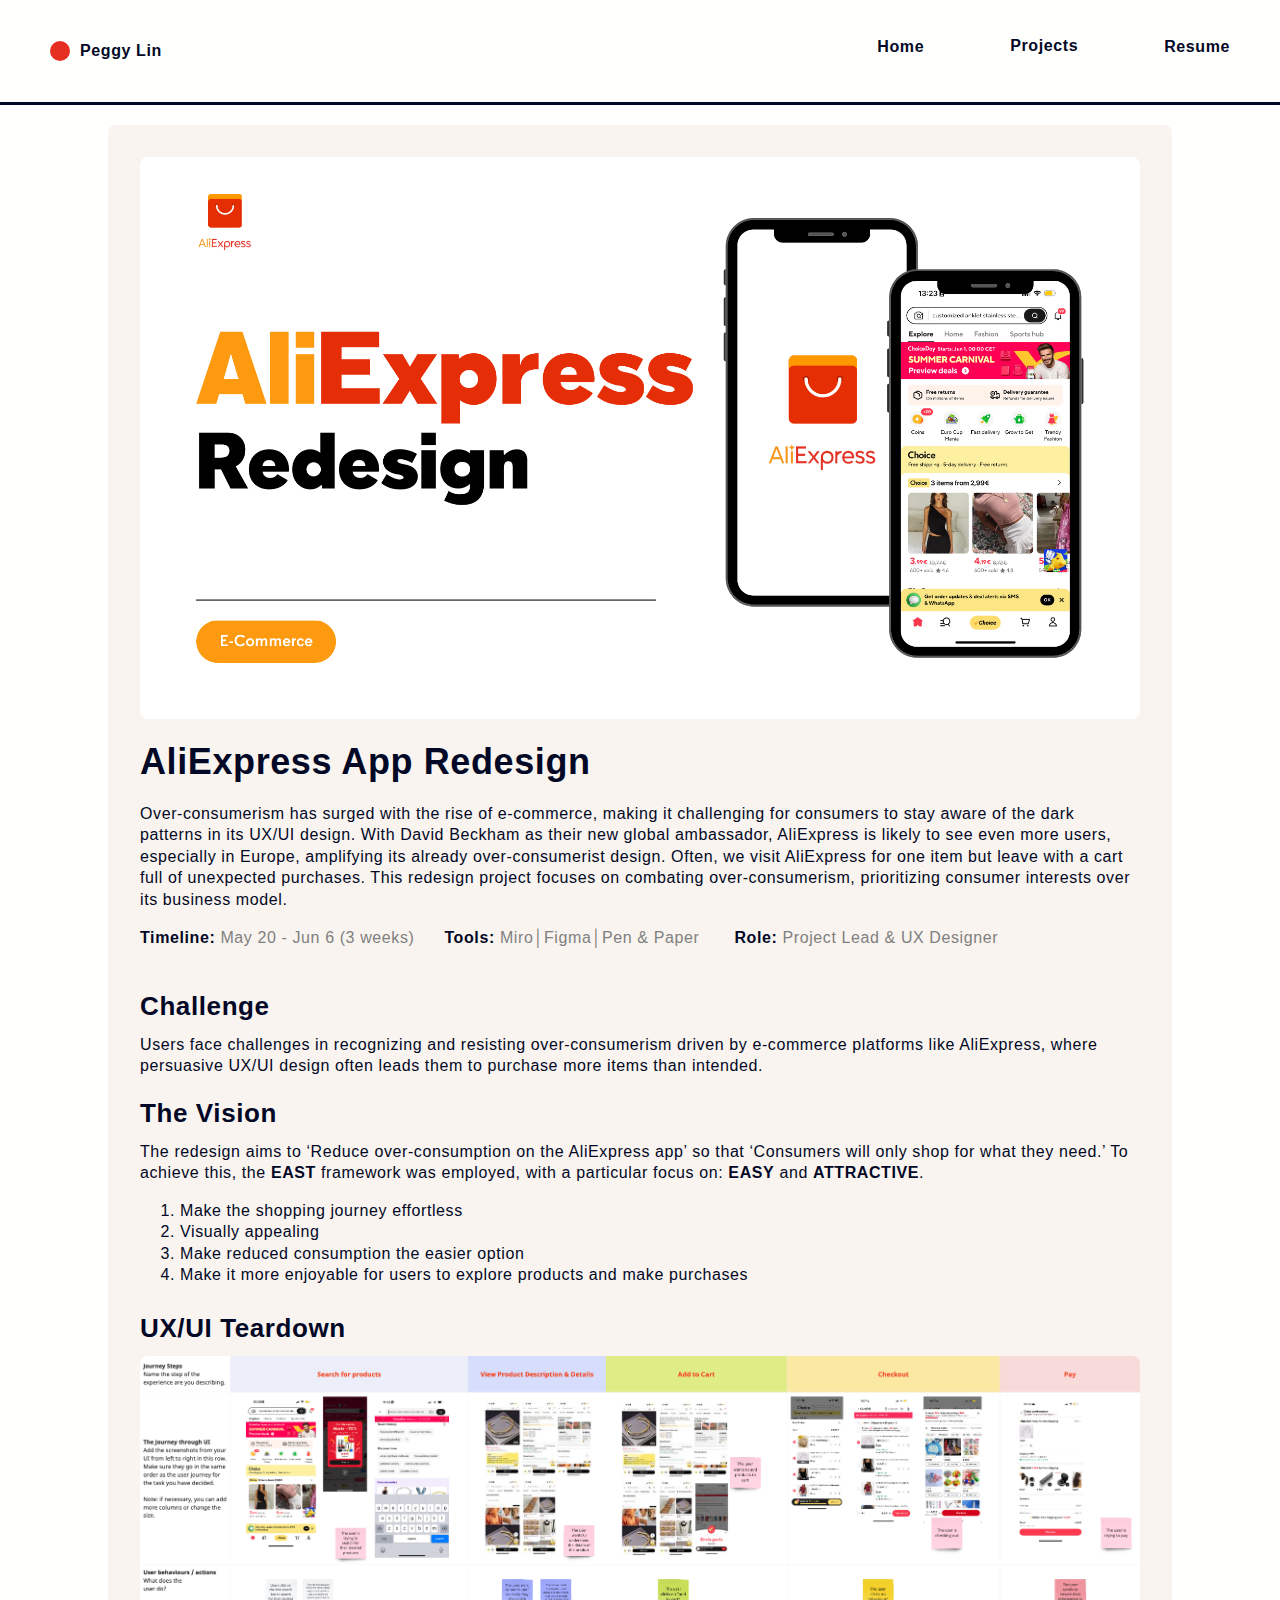
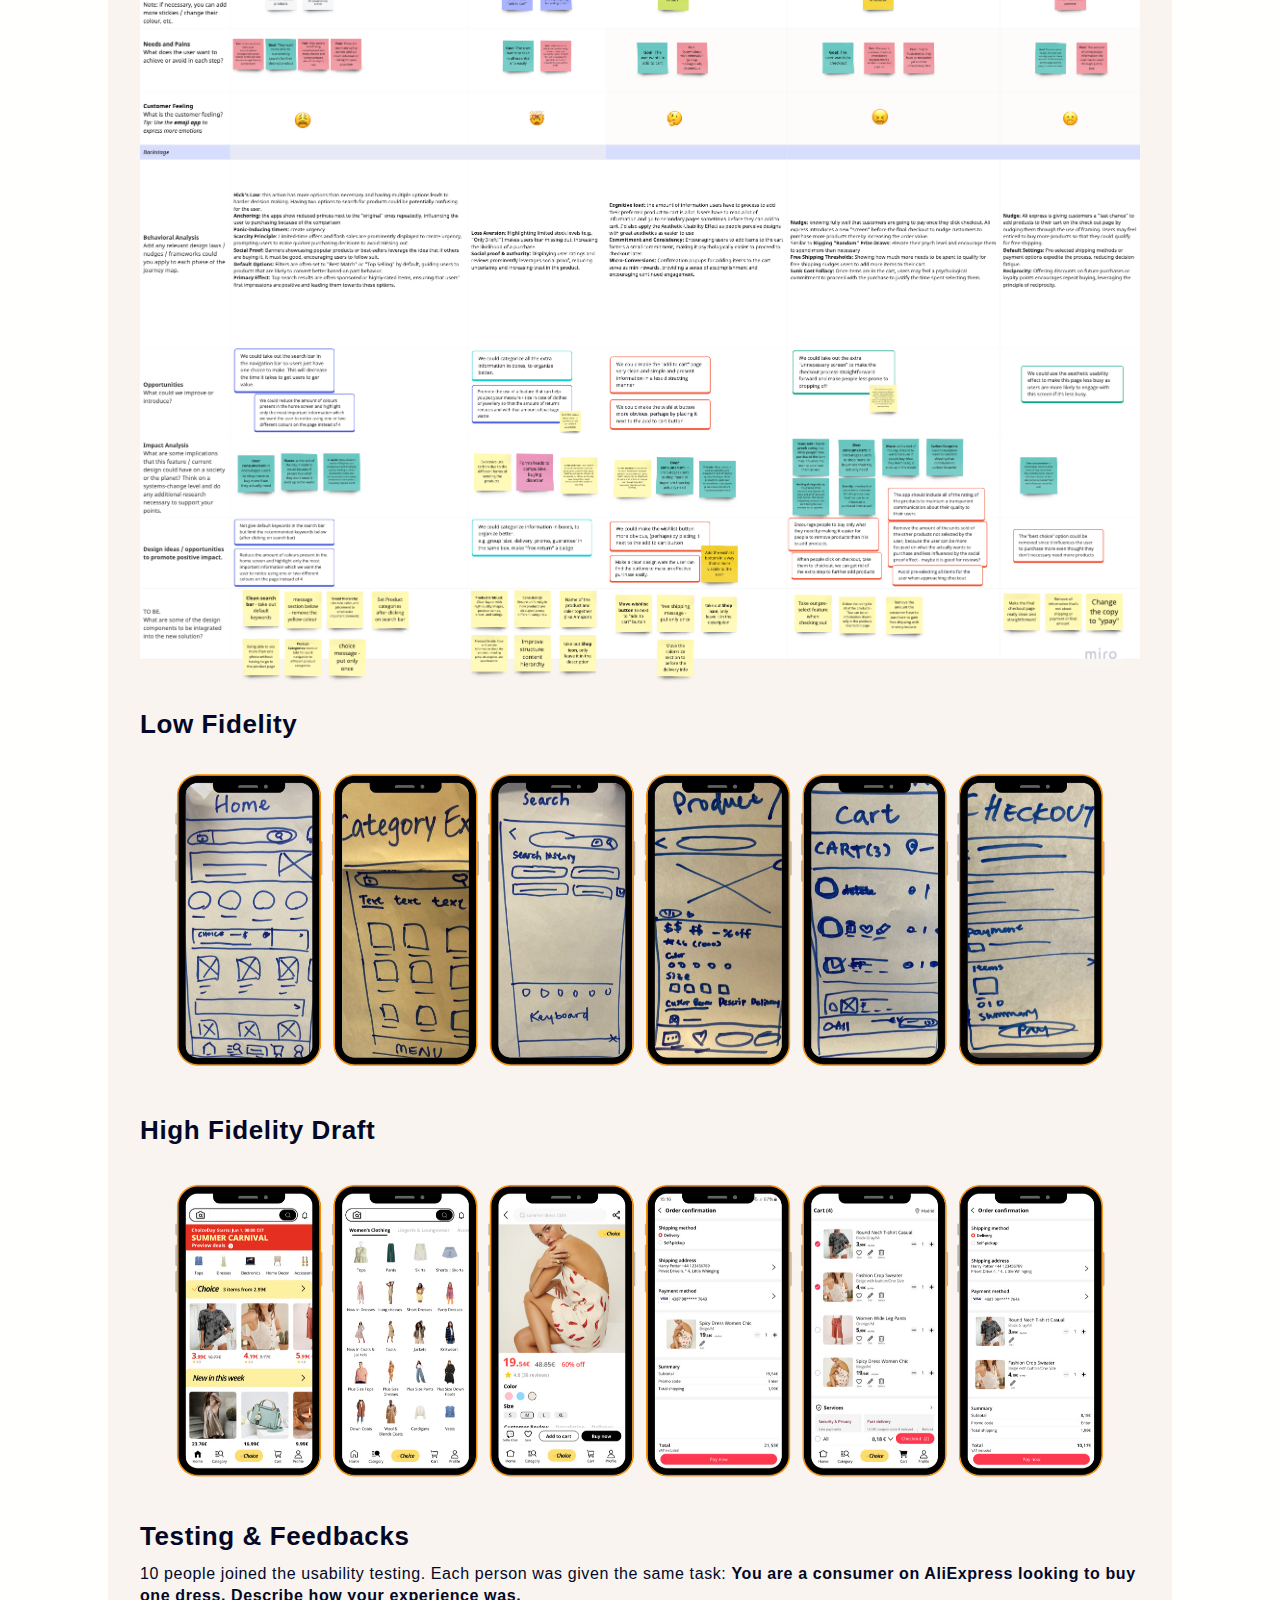
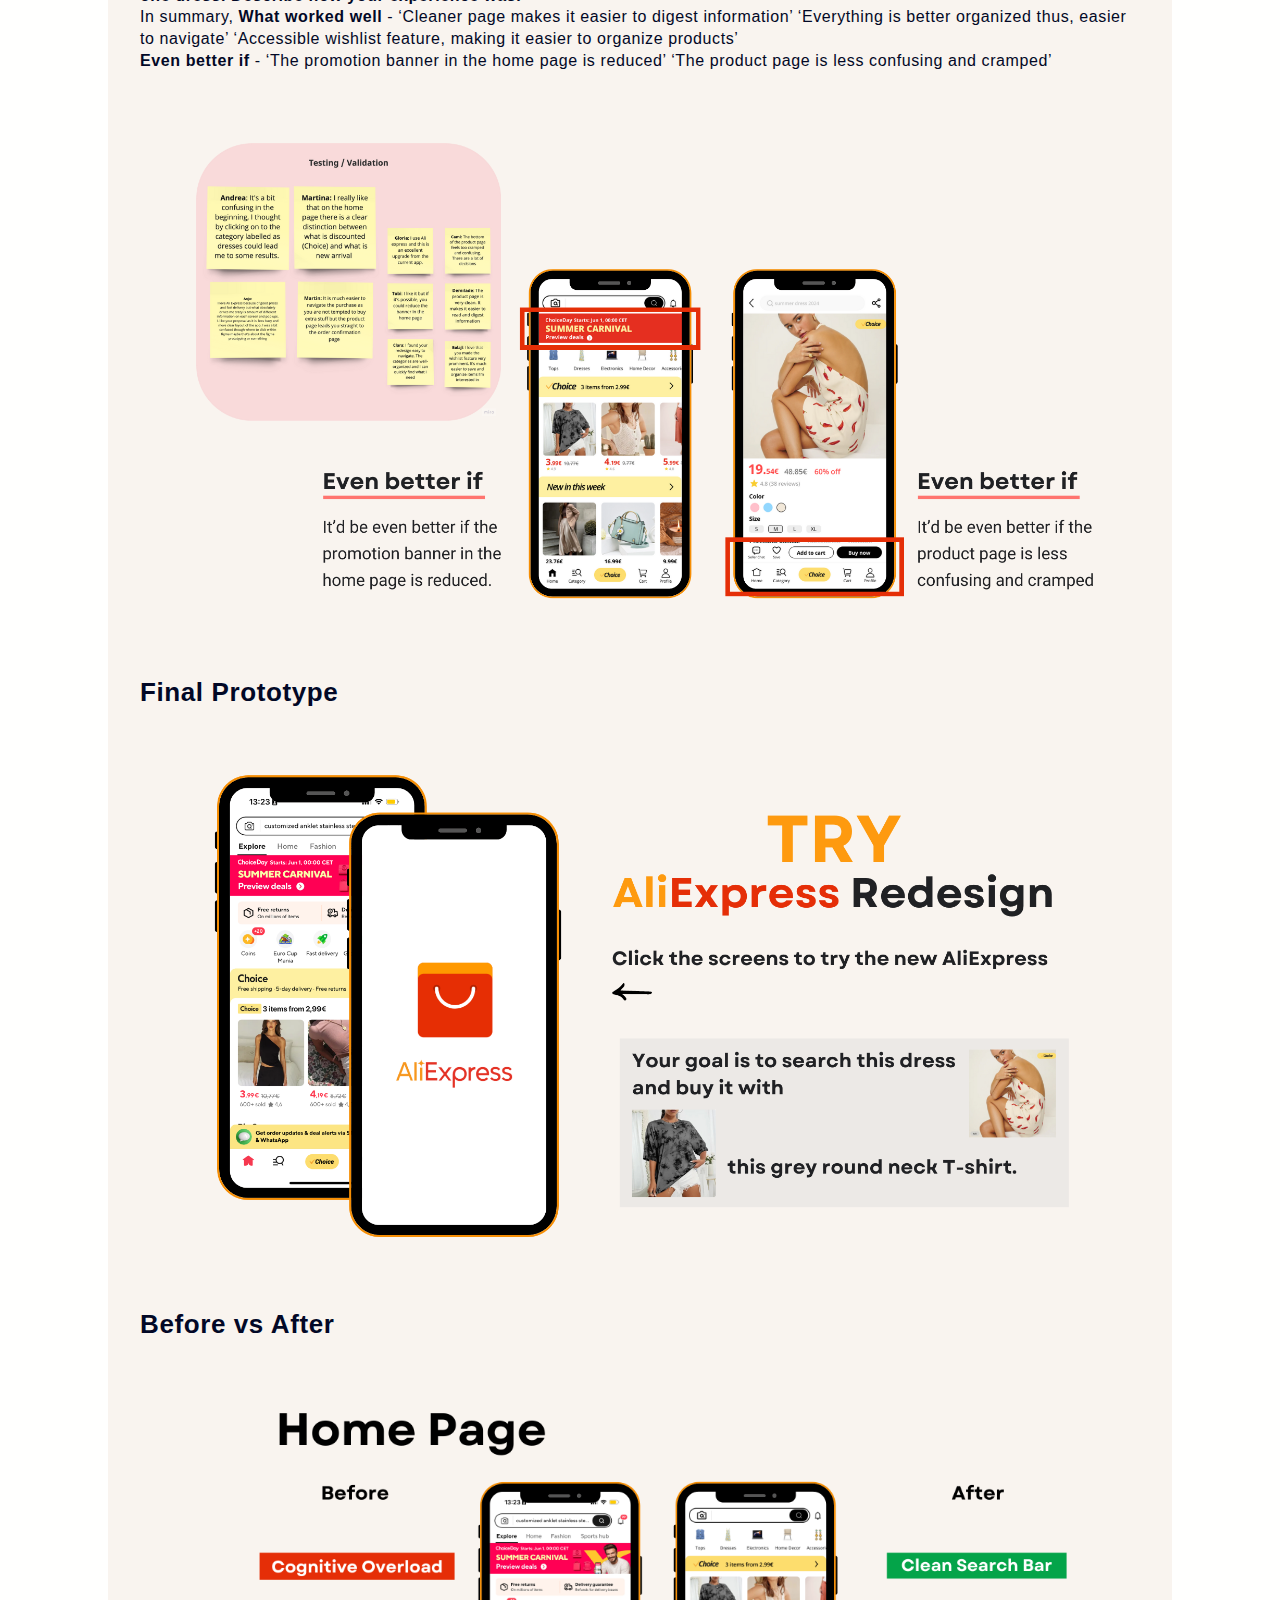
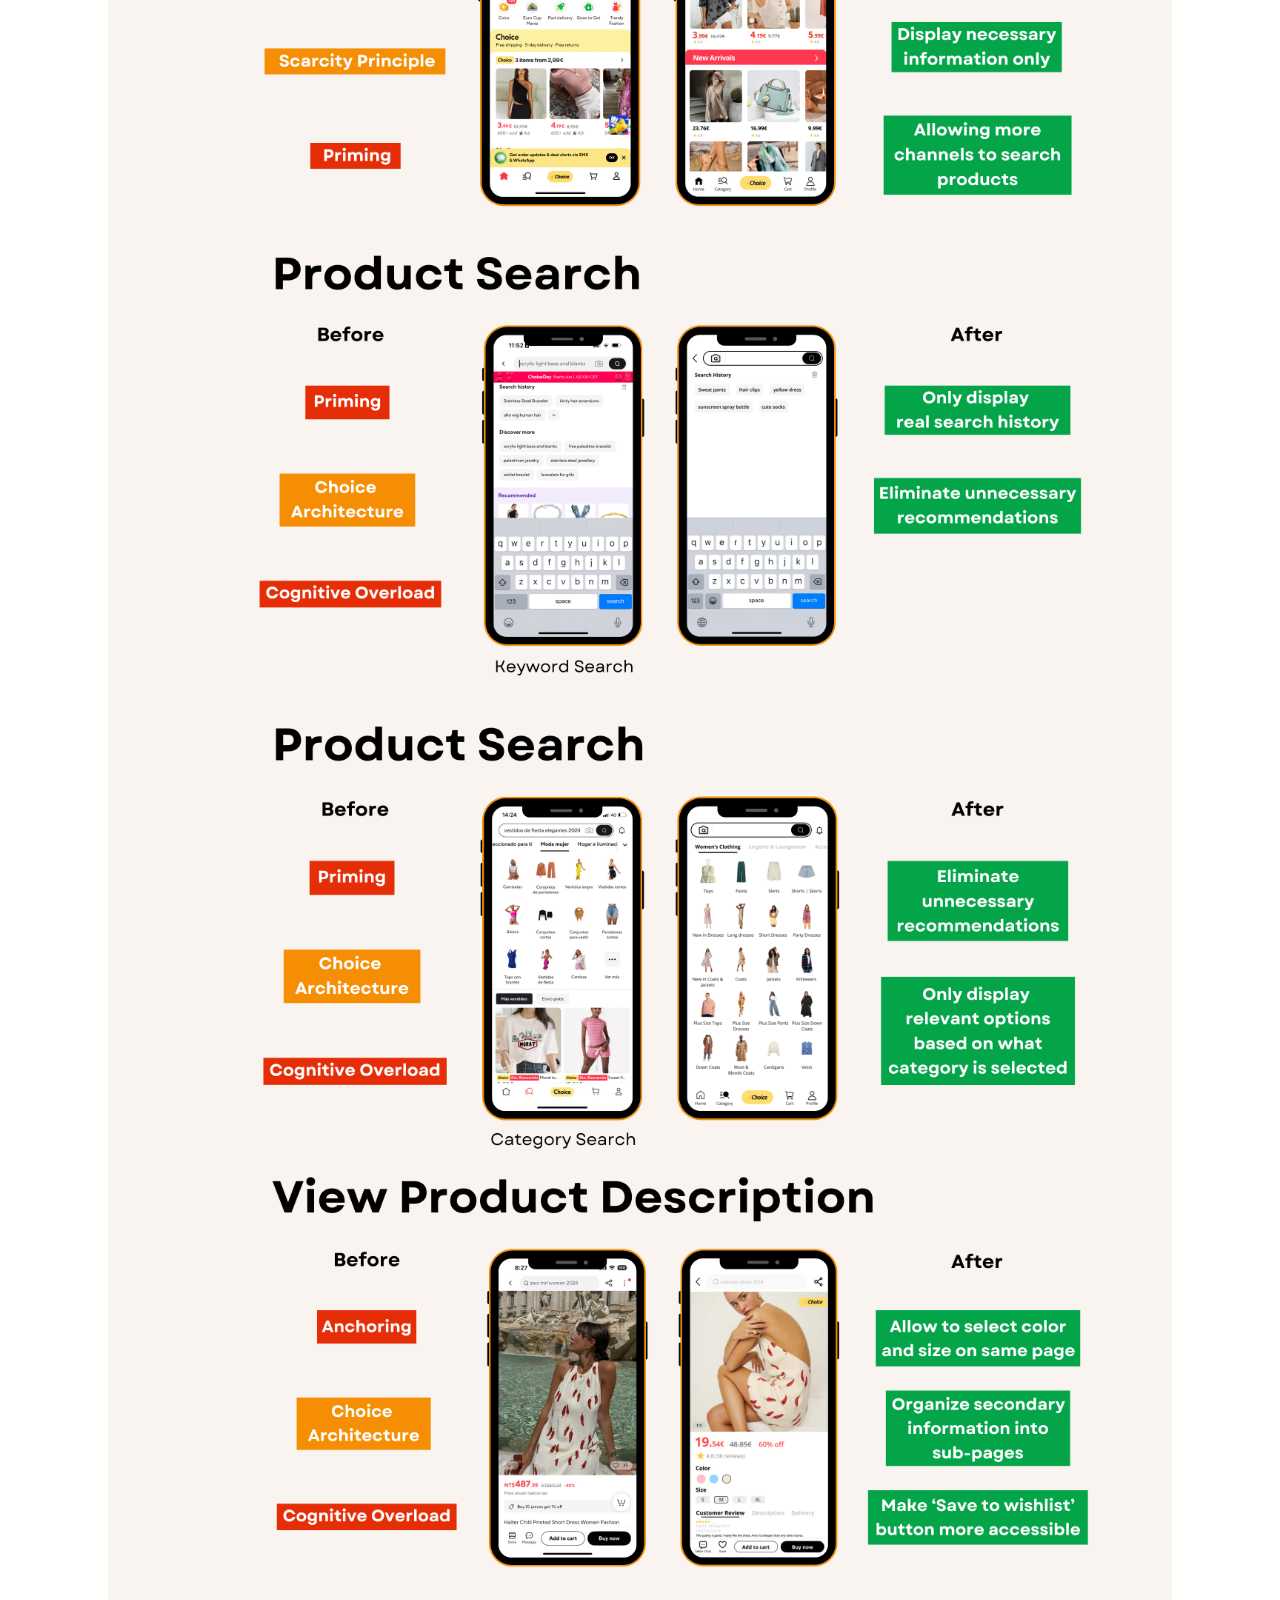
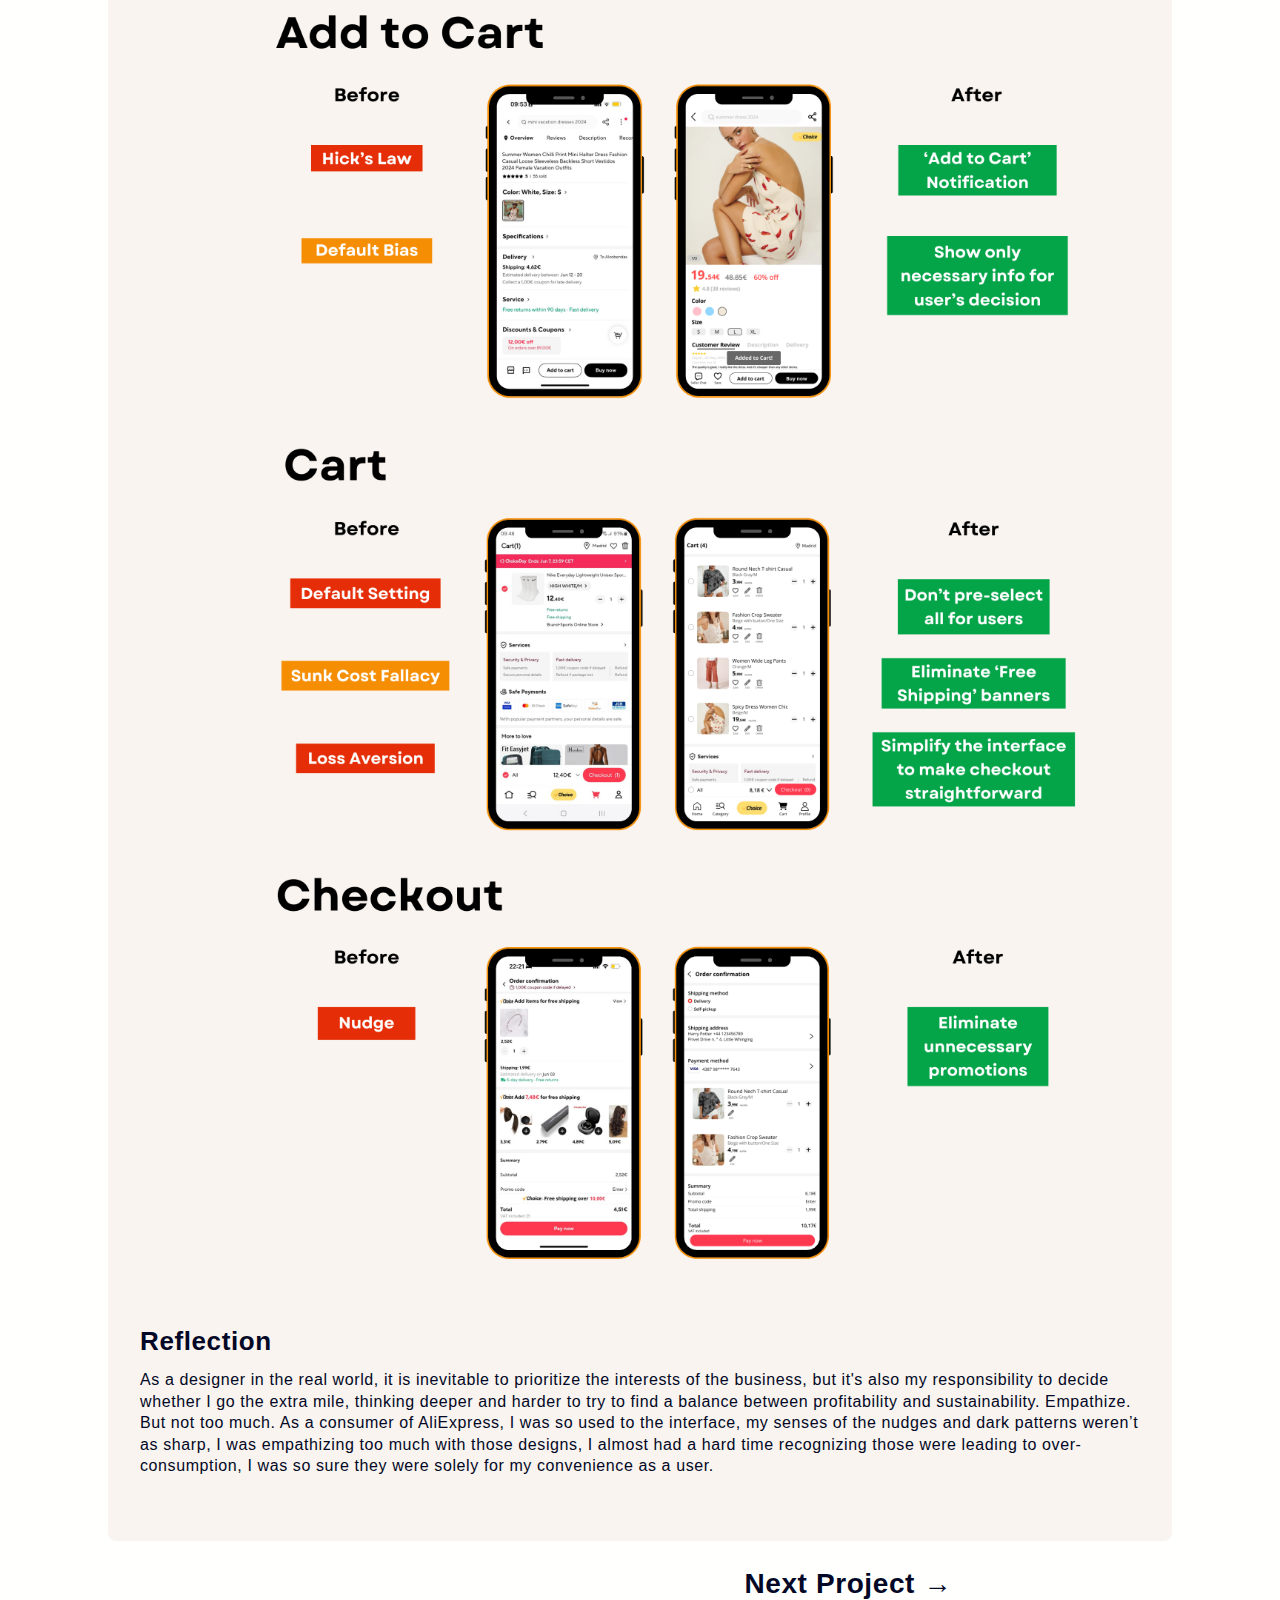
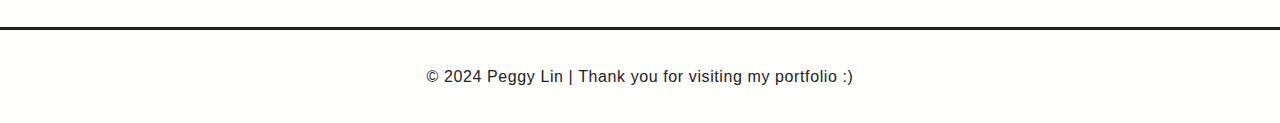
<file: aliexpress.html>
<html lang="en">
<head>
    <meta charset="UTF-8">
    <meta name="viewport" content="width=device-width, initial-scale=1.0">
  <title>AliExpress App Redesign</title>
    <link rel="stylesheet" href="aliexpress.css">
    <link rel="stylesheet" href="mediaquieres.css">
</head>
<body>
    <!-- Navigation Bar -->
    <header>
        <nav>
            <div class="logo">
                <div class="moon"></div>
                <span style="font-weight: bold;">Peggy Lin</span>
            </div>
            <ul class="nav-links">
                <li><a href="index.html">Home</a></li>
                <div class="dropdown">
                    <button class="dropbtn">Projects</button>
                    <div class="dropdown-content">
                      <a href="rebottle.html">ReBottle App UX/UI</a>
                      <a href="renfe.html">Renfe Website UX Research</a>
                      <a href="webdesign.html">Eat Together Web UX</a>
                    </div>
                  </div>
                <li><a href="https://drive.google.com/file/d/1RWaciJTVXIRQuFuGk3fWR_EebgyayRsY/view?usp=sharing" target="_blank">Resume</a></li> <!-- Link to the Google Drive file -->
            </ul>
        </nav>
        <nav id="hamburger-nav">
            <div class="logo">
              <div class="moon"></div>
              <span style="font-weight: bold;">Peggy Lin</span>
            </div>
            <div class="hamburger-menu">
              <div class="hamburger-icon" onclick="toggleMenu()">
                <span></span>
                <span></span>
                <span></span>
              </div>
              <div class="menu-links">
                <li><a href="index.html" onclick="toggleMenu()">Home</a></li>
                <li><a href="#projects" onclick="toggleMenu()">Projects</a></li>
                <li><a href="Hsin Pei (Peggy) Lin.pdf" target="_blank" onclick="toggleMenu()">Resume</a></li>
              </div>
            </div>
        </nav>
    </header>
        <!-- Content Wrapper -->
    <div class="content-wrapper">
        <!-- Image Container -->
        <section class="image-header">
            <img src="ali.png" alt="AliExpress App Redesign Image">
        </section>
        <!-- Summary Section -->
        <section id="summary" class="summary">
            <h2>AliExpress App Redesign</h2>
            <p>Over-consumerism has surged with the rise of e-commerce, making it challenging for consumers to stay aware of the dark patterns in its UX/UI design. With David Beckham as their new global ambassador, AliExpress is likely to see even more users, especially in Europe, amplifying its already over-consumerist design. Often, we visit AliExpress for one item but leave with a cart full of unexpected purchases. This redesign project focuses on combating over-consumerism, prioritizing consumer interests over its business model.</p>
          <p class="timeline">
           <strong>Timeline:</strong>
           <span class="lighter">May 20 - Jun 6 (3 weeks)</span>
           <div class="separate">
            <strong>Tools:</strong> 
            <span class="lighter">Miro│Figma│Pen & Paper</span>
           </div>
           <div class="separate">
            <strong>Role:</strong> 
            <span class="lighter">Project Lead & UX Designer</span>
           </div>
          </p>

        </section>
    
        <!-- Problem Section -->
        <section id="problem" class="problem">
            <h3>Challenge</h3>
            <p>Users face challenges in recognizing and resisting over-consumerism driven by e-commerce platforms like AliExpress, where persuasive UX/UI design often leads them to purchase more items than intended.</p>
            <h3>The Vision</h3>
            <p>The redesign aims to ‘Reduce over-consumption on the AliExpress app’ so that ‘Consumers will only shop for what they need.’ To achieve this, the <strong>EAST</strong> framework was employed, with a particular focus on: <strong>EASY</strong> and <strong>ATTRACTIVE</strong>.</p>
            <ol>
                <li>Make the shopping journey effortless</li>
                <li>Visually appealing</li>
                <li>Make reduced consumption the easier option</li>
                <li>Make it more enjoyable for users to explore products and make purchases</li>
            </ol>
        </section>

        <!-- UX/UI Teardown Section -->
        <section id="ux-teardown" class="ux-teardown">
            <h3>UX/UI Teardown</h3>
            <div class="image-container">
                <img src="teardown.png" alt="UX/UI Teardown">
            </div>
        </section>

        <!-- Wireframing & Prototyping Section -->
        <section id="wireframing" class="wireframing">
            <h3>Low Fidelity</h3>
            <div class="image-container">
                <img src="low-fid.png" alt="Low Fidelity">
            </div>
            <h3>High Fidelity Draft</h3>
            <div class="image-container">
                <img src="high-fid.png" alt="High Fidelity Draft">
            </div>
            <h3>Testing & Feedbacks</h3>
            <p>10 people joined the usability testing. Each person was given the same task: <strong>You are a consumer on AliExpress looking to buy one dress. Describe how your experience was.<br></strong>
            In summary, <strong>What worked well</strong> - ‘Cleaner page makes it easier to digest information’ ‘Everything is better organized thus, easier to navigate’ ‘Accessible wishlist feature, making it easier to organize products’<br> <strong>Even better if</strong> - ‘The promotion banner in the home page is reduced’ ‘The product page is less confusing and cramped’</p>
            <div class="image-container">
                <img src="testingfeedback.png" alt="tester feedback">
            </div>
        </section>

        <!-- Final Prototype Section -->
        <section id="final-prototype" class="final-prototype">
            <h3>Final Prototype</h3>
            <div class="image-container">
                <a href="https://www.figma.com/proto/gJK7FLsEPJrq8ovOtQWel5/AliExpress-Portfolio?page-id=0%3A1&node-id=250-2&viewport=238%2C48%2C0.24&t=BGeKi6JlKJjex6g9-1&scaling=scale-down&content-scaling=fixed&starting-point-node-id=250%3A2"><img src="final-link.png" alt="figma-link"></a> 
            </div>

        </section>

        <!-- Before vs After Section -->
        <section id="before-after" class="before-after">
            <h3>Before vs After</h3>
            <div class="image-container">
                <img src="before-after.png" alt="before-after">
            </div>

        </section>        

        <!-- Reflection Section -->
        <section id="reflection" class="reflection">
            <h3>Reflection</h3>
            <p>As a designer in the real world, it is inevitable to prioritize the interests of the business, but it's also my responsibility to decide whether I go the extra mile, thinking deeper and harder to try to find a balance between profitability and sustainability. Empathize. But not too much. As a consumer of AliExpress, I was so used to the interface, my senses of the nudges and dark patterns weren’t as sharp, I was empathizing too much with those designs, I almost had a hard time recognizing those were leading to over-consumption, I was so sure they were solely for my convenience as a user.</p>
        </section>
    </div>

    <!-- Link to Next Project -->
    <div class="next-project">
        <a href="renfe.html">Next Project →</a>
    </div>

    <footer>
        <p>&copy; 2024 Peggy Lin | Thank you for visiting my portfolio :)</p>
    </footer>

    <script src="script.js"></script>
</body>
</html>
</file>
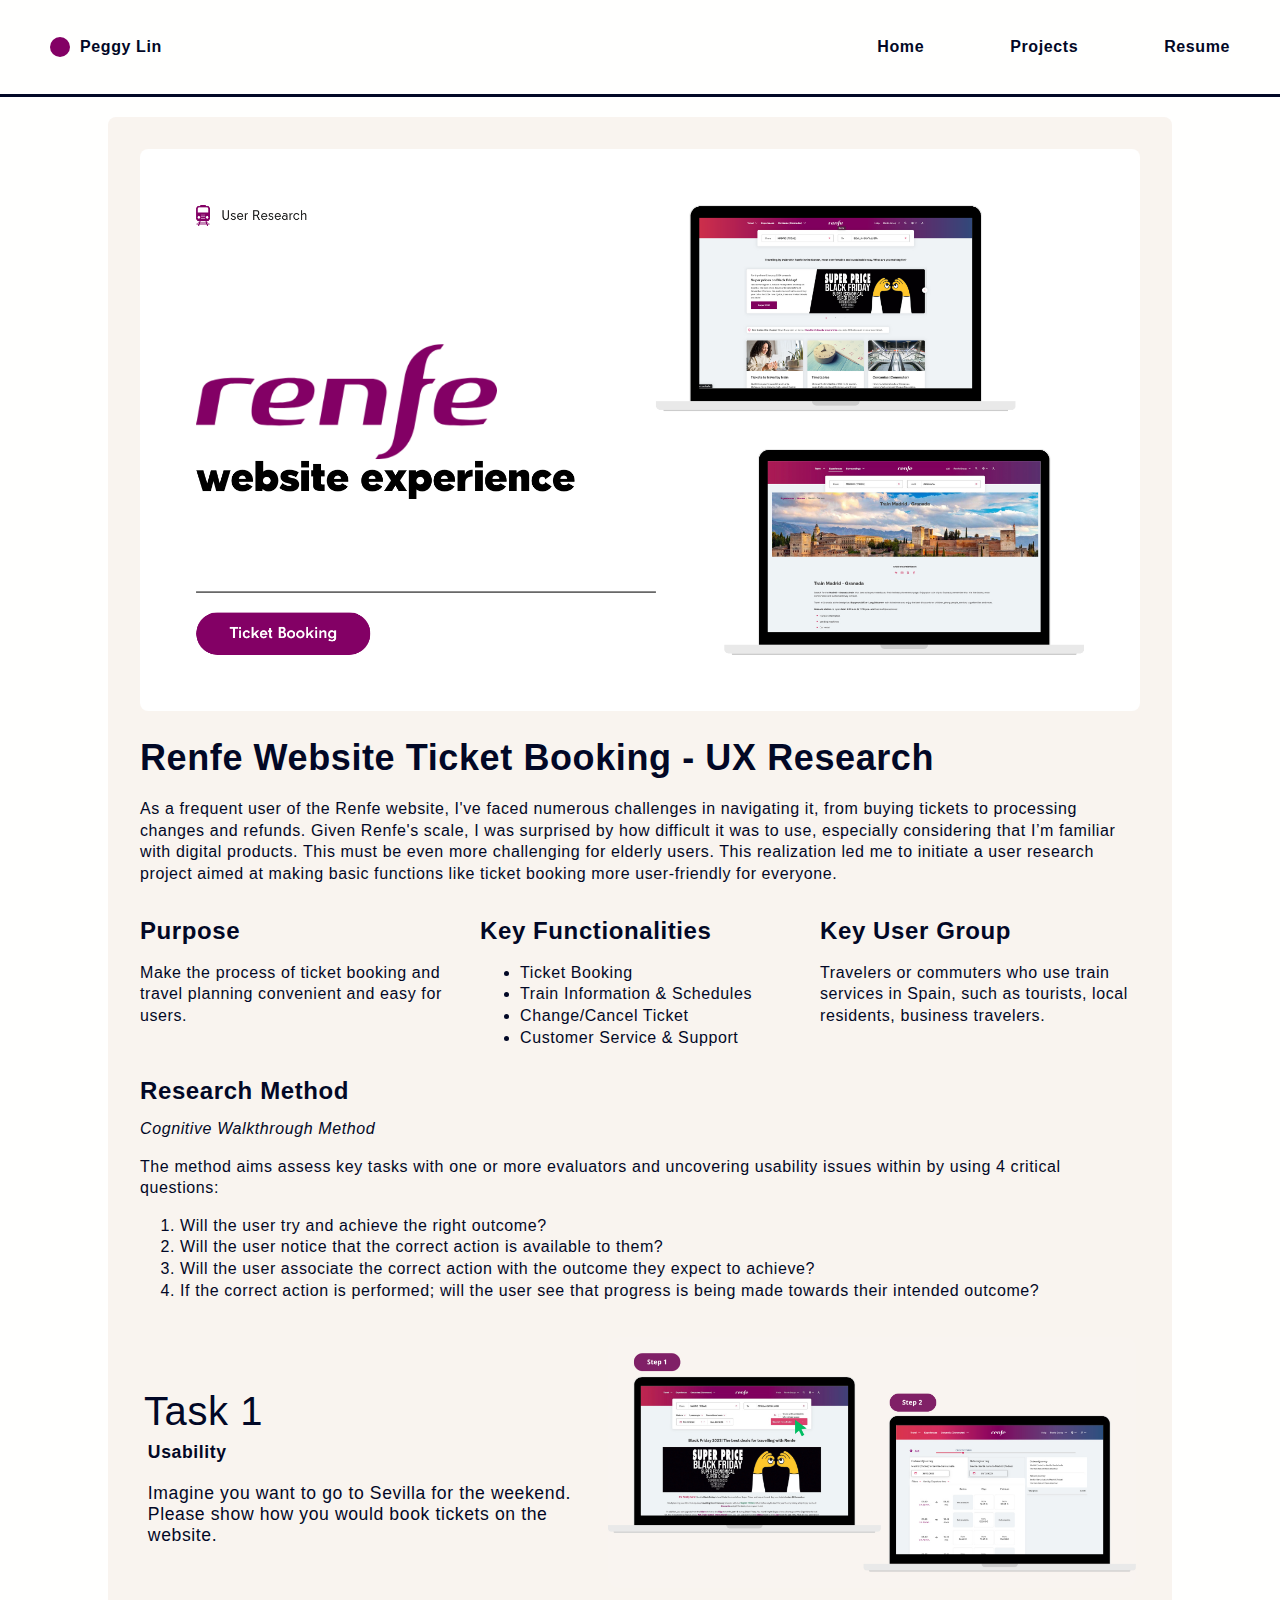
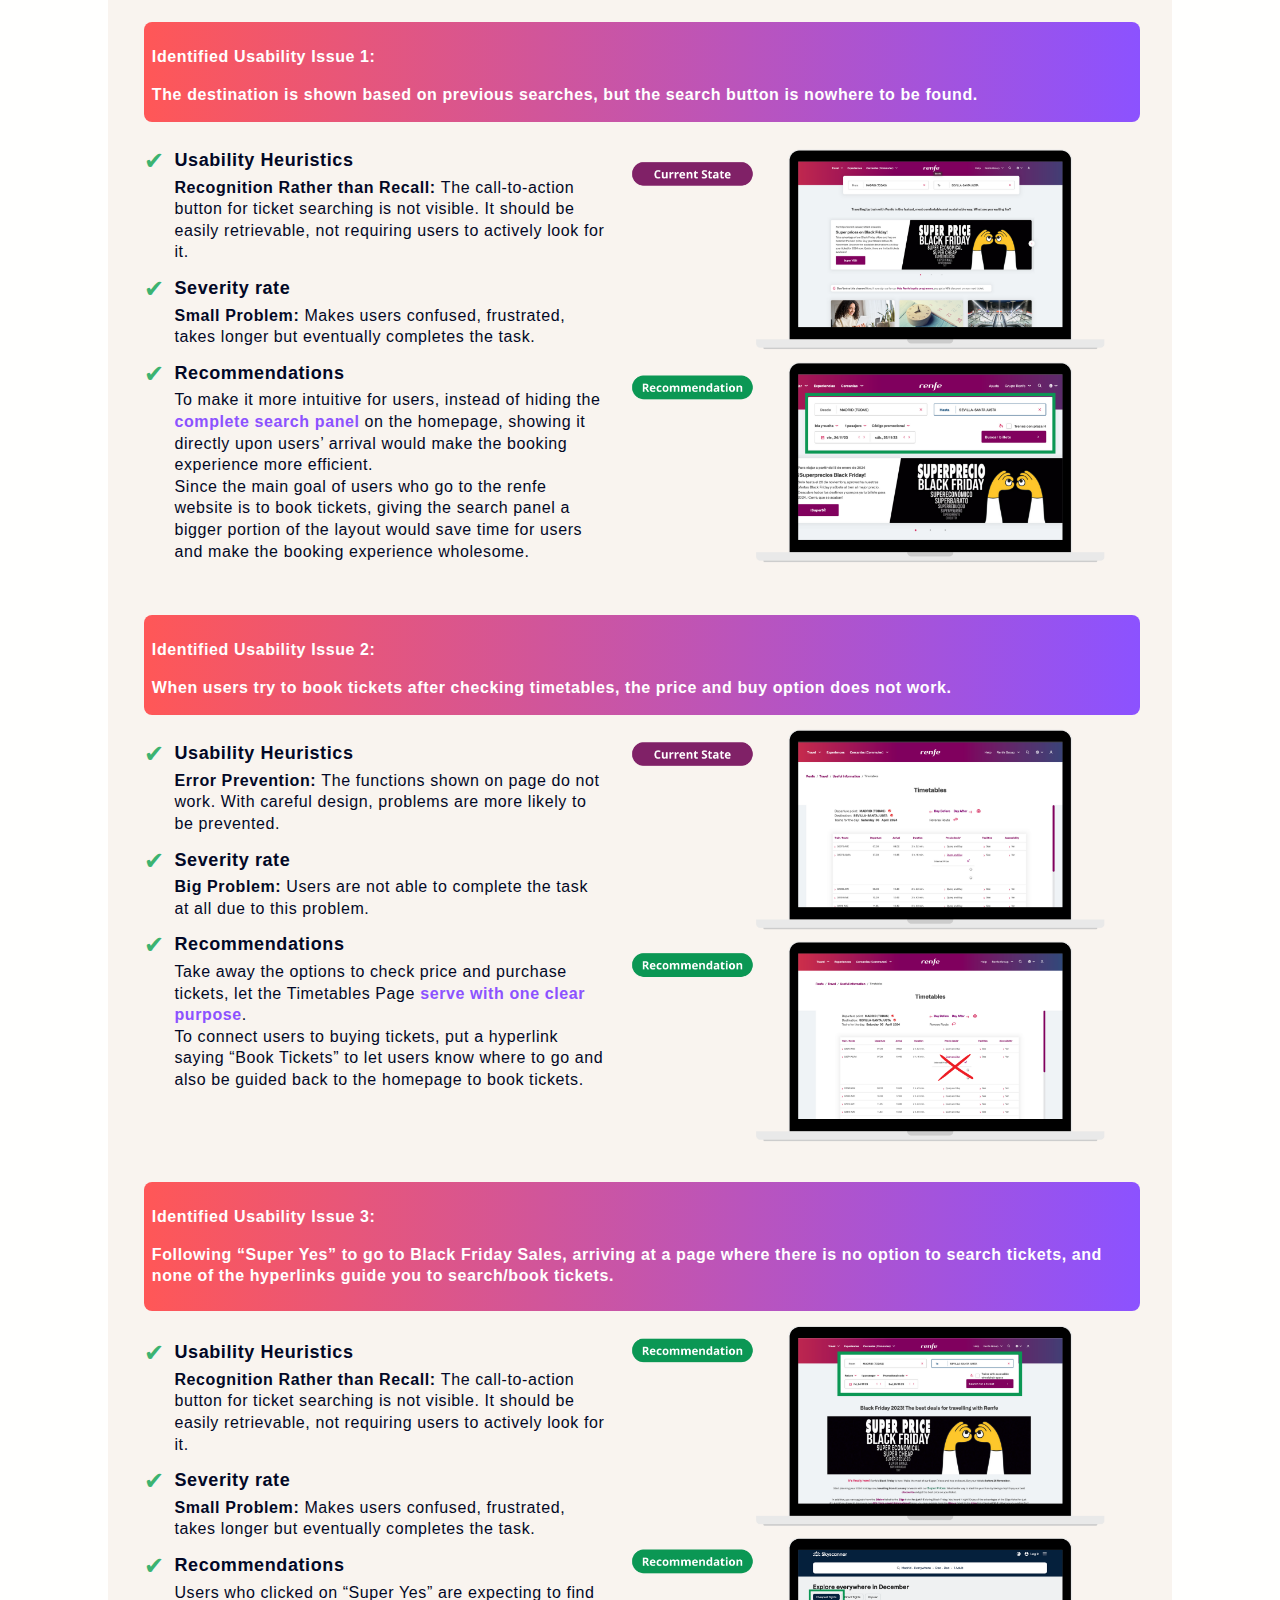
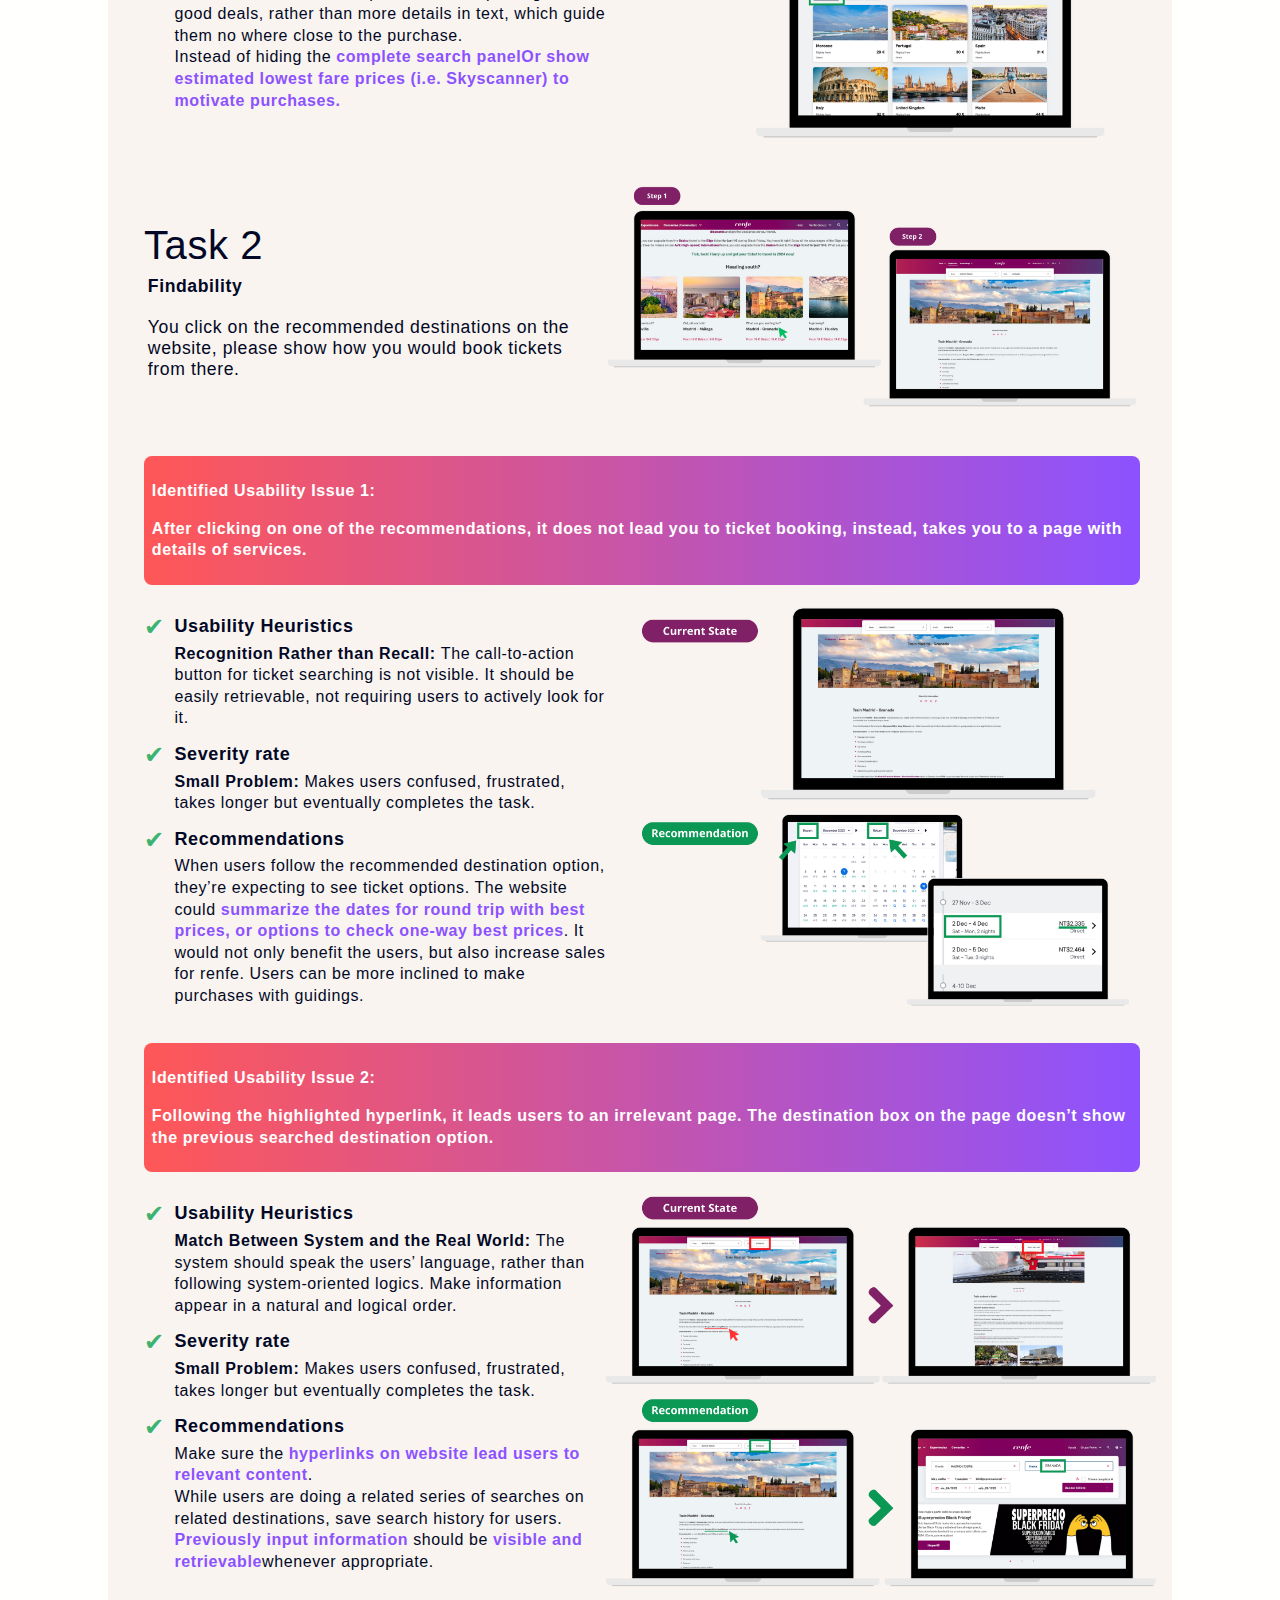
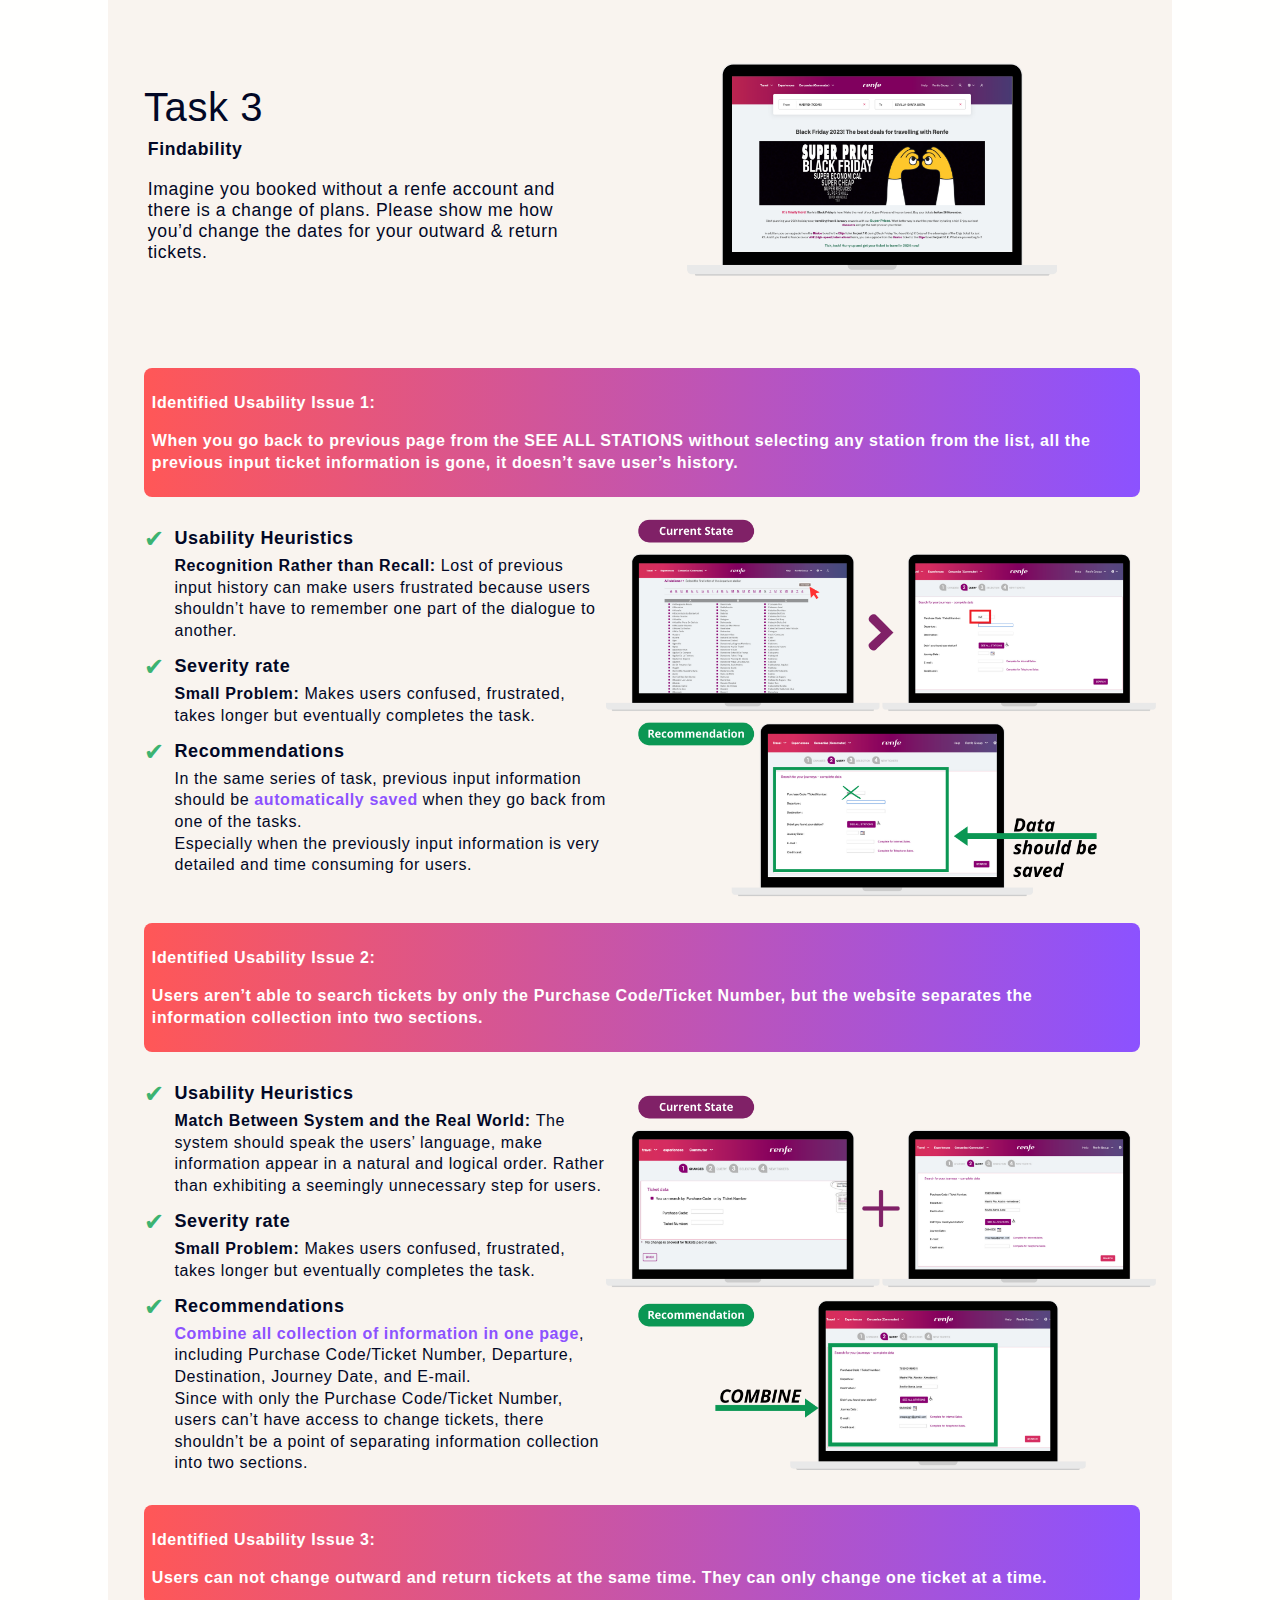
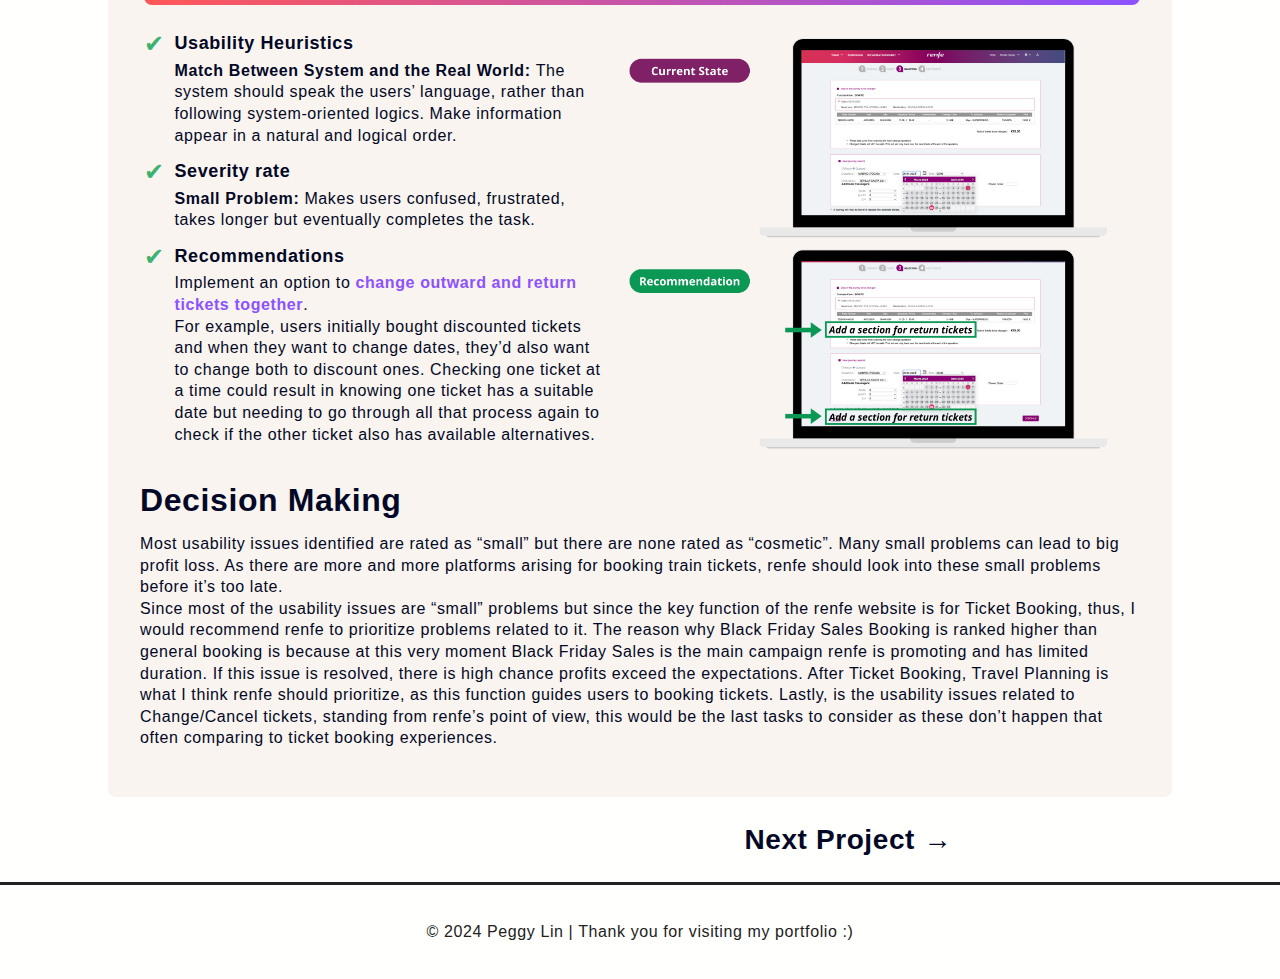
<file: renfe.html>
<!DOCTYPE html>
<html lang="en">
<head>
    <meta charset="UTF-8">
    <meta name="viewport" content="width=device-width, initial-scale=1.0">
    <title>Renfe UX Research</title>
    <link rel="stylesheet" href="renfe.css">
    <link rel="stylesheet" href="mediaquieres.css">
</head>
<body>
    <!-- Navigation Bar -->
    <header>
        <nav>
            <div class="logo">
                <div class="moon"></div>
                <span style="font-weight: bold;">Peggy Lin</span>
            </div>
            <ul class="nav-links">
                <li><a href="index.html">Home</a></li>
                <div class="dropdown">
                    <button class="dropbtn">Projects</button>
                    <div class="dropdown-content">
                      <a href="rebottle.html">ReBottle App UX/UI</a>
                      <a href="aliexpress.html">AliExpress Redesign</a>
                      <a href="webdesign.html">Eat Together Web UX</a>
                    </div>
                </div>
                <li><a href="Hsin Pei (Peggy) Lin.pdf" target="_blank">Resume</a></li> <!-- Link to the Google Drive file -->
            </ul>
        </nav>
        <nav id="hamburger-nav">
            <div class="logo">
              <div class="moon"></div>
              <span style="font-weight: bold;">Peggy Lin</span>
            </div>
            <div class="hamburger-menu">
              <div class="hamburger-icon" onclick="toggleMenu()">
                <span></span>
                <span></span>
                <span></span>
              </div>
              <div class="menu-links">
                <li><a href="index.html" onclick="toggleMenu()">Home</a></li>
                <li><a href="#projects" onclick="toggleMenu()">Projects</a></li>
                <li><a href="Hsin Pei (Peggy) Lin.pdf" target="_blank" onclick="toggleMenu()">Resume</a></li>
              </div>
            </div>
        </nav>
    </header>
        <!-- Content Wrapper -->
    <div class="content-wrapper">
        <!-- Image Container -->
        <section class="image-header">
            <img src="renfe.png" alt="renfe ux research Image">
        </section>
        <!-- Summary Section -->
        <section id="summary" class="summary">
            <h2>Renfe Website Ticket Booking - UX Research</h2>
            <p>As a frequent user of the Renfe website, I've faced numerous challenges in navigating it, from buying tickets to processing changes and refunds. Given Renfe's scale, I was surprised by how difficult it was to use, especially considering that I’m familiar with digital products. This must be even more challenging for elderly users. This realization led me to initiate a user research project aimed at making basic functions like ticket booking more user-friendly for everyone.</p>
        </section>
        <!-- Introduction Section -->
    <!-- <div class="header">
        <div class="underline"></div>
        <p>Website experience</p>
    </div> -->

    <div class="content-grid">
        <div class="column">
            <h2>Purpose</h2>
            <p>Make the process of ticket booking and travel planning convenient and easy for users.</p>
        </div>
        <div class="column with-divider">
            <h2>Key Functionalities</h2>
            <ul>
                <li>Ticket Booking</li>
                <li>Train Information & Schedules</li>
                <li>Change/Cancel Ticket</li>
                <li>Customer Service & Support</li>
            </ul>
        </div>
        <div class="column">
            <h2>Key User Group</h2>
            <p>Travelers or commuters who use train services in Spain, such as tourists, local residents, business travelers.</p>
        </div>
    </div>
         <!-- Method Section -->       
    <div class="method">
        <h1>Research Method</h1>
        <div class="underline"></div>
        <p>Cognitive Walkthrough Method</p>
             <p1>The method aims assess key tasks with one or more evaluators and uncovering usability issues within by using 4 critical questions:</p1>
             <ol>
                <li>Will the user try and achieve the right outcome?</li>
                <li>Will the user notice that the correct action is available to them?</li>
                <li>Will the user associate the correct action with the outcome they expect to achieve?</li>
                <li>If the correct action is performed; will the user see that progress is being made towards their intended outcome?</li>
            </ol>
    </div>
        <!-- Task 1 Section -->
    <div class="task">
        <div class="container">
        <div class="text-container">
            <h2>Task 1</h2>
            <h5><strong>Usability</strong></h5>
            <p>Imagine you want to go to Sevilla for the weekend. Please show how you would book tickets on the website.</p>
        </div>
        <div class="image-container">
            <img src="task1.png" alt="Task 1">
        </div>
    </div>
    
    <div class="identification">
        <div class="text-section">
            <div class="issue-banner">
                <p><strong>Identified Usability Issue 1:</strong></p>
                <p>The destination is shown based on previous searches, but the search button is nowhere to be found.</p>
            </div>
            <div class="checklist">
                <div class="check-item">
                    <div class="check-icon">✔</div>
                    <div class="check-content">
                        <h3>Usability Heuristics</h3>
                        <ul>
                            <li><strong>Recognition Rather than Recall: </strong> The call-to-action button for ticket searching is not visible. It should be easily retrievable, not requiring users to actively look for it.</li>
                        </ul>
                    </div>
                </div>
                <div class="check-item">
                    <div class="check-icon">✔</div>
                    <div class="check-content">
                        <h3>Severity rate</h3>
                        <ul>
                            <li><strong>Small Problem: </strong> Makes users confused, frustrated, takes longer but eventually completes the task.</li>
                        </ul>
                    </div>
                </div>
                <div class="check-item">
                    <div class="check-icon">✔</div>
                    <div class="check-content">
                        <h3>Recommendations</h3>
                        <ul>
                            <li>To make it more intuitive for users, instead of hiding the <span class="highlight">complete search panel</span> on the homepage, showing it directly upon users’ arrival would make the booking experience more efficient.<br>Since the main goal of users who go to the renfe website is to book tickets, giving the search panel a bigger portion of the layout would save time for users and make the booking experience wholesome.</li>
                        </ul>
                    </div>
                </div>
            </div>
        </div>
        <div class="image-section">
            <img src="task1-1.png" alt="Laptop showing website">
        </div>
    </div>    
    <div class="identification">
        <div class="text-section">
            <div class="issue-banner">
                <p><strong>Identified Usability Issue 2:</strong></p>
                <p>When users try to book tickets after checking timetables, the price and buy option does not work.</p>
            </div>
            <div class="checklist">
                <div class="check-item">
                    <div class="check-icon">✔</div>
                    <div class="check-content">
                        <h3>Usability Heuristics</h3>
                        <ul>
                            <li><strong>Error Prevention: </strong> The functions shown on page do not work. With careful design, problems are more likely to be prevented.</li>
                        </ul>
                    </div>
                </div>
                <div class="check-item">
                    <div class="check-icon">✔</div>
                    <div class="check-content">
                        <h3>Severity rate</h3>
                        <ul>
                            <li><strong>Big Problem: </strong> Users are not able to complete the task at all due to this problem.</li>
                        </ul>
                    </div>
                </div>
                <div class="check-item">
                    <div class="check-icon">✔</div>
                    <div class="check-content">
                        <h3>Recommendations</h3>
                        <ul>
                            <li>Take away the options to check price and purchase tickets, let the Timetables Page <span class="highlight">serve with one clear purpose</span>.<br>To connect users to buying tickets, put a hyperlink saying “Book Tickets” to let users know where to go and also be guided back to the homepage to book tickets.<br>  <br>  </li>
                        </ul>
                    </div>
                </div>
            </div>
        </div>
        <div class="image-section">
            <img src="task1-2.png" alt="Laptop showing website">
        </div>
    </div>  
    <div class="identification">
        <div class="text-section">
            <div class="issue-banner3">
                <p><strong>Identified Usability Issue 3:</strong></p>
                <p>Following “Super Yes” to go to Black Friday Sales, arriving at a page where there is no option to search tickets, and none of the hyperlinks guide you to search/book tickets.</p>
            </div>
            <div class="checklist3">
                <div class="check-item">
                    <div class="check-icon">✔</div>
                    <div class="check-content">
                        <h3>Usability Heuristics</h3>
                        <ul>
                            <li><strong>Recognition Rather than Recall: </strong> The call-to-action button for ticket searching is not visible. It should be easily retrievable, not requiring users to actively look for it. </li>
                        </ul>
                    </div>
                </div>
                <div class="check-item">
                    <div class="check-icon">✔</div>
                    <div class="check-content">
                        <h3>Severity rate</h3>
                        <ul>
                            <li><strong>Small Problem: </strong>Makes users confused, frustrated, takes longer but eventually completes the task.</li>
                        </ul>
                    </div>
                </div>
                <div class="check-item">
                    <div class="check-icon">✔</div>
                    <div class="check-content">
                        <h3>Recommendations</h3>
                        <ul>
                            <li>Users who clicked on “Super Yes” are expecting to find good deals, rather than more details in text, which guide them no where close to the purchase.<br>Instead of hiding the <span class="highlight">complete search panel</span), showing it directly upon users’ arrival would make the booking experience more efficient.<br>Or show <span class="highlight">estimated lowest fare prices (i.e. Skyscanner)</span> to motivate purchases.</li>
                        </ul>
                    </div>
                </div>
            </div>
        </div>
        <div class="image-section">
            <img src="task1-3.png" alt="Laptop showing website">
        </div>
    </div>
    </div>    
        <!-- Task 2 Section -->
    <div class="task">
        <div class="container">
        <div class="text-container">
            <h2>Task 2</h2>
            <h5><strong>Findability</strong></h5>
            <p>You click on the recommended destinations on the website, please show how you would book tickets from there.</p>
        </div>
        <div class="image-container">
            <img src="task2.png" alt="Task 2">
        </div>
    </div>
    <div class="identification">
        <div class="text-section">
            <div class="issue-banner3">
                <p><strong>Identified Usability Issue 1:</strong></p>
                <p>After clicking on one of the recommendations, it does not lead you to ticket booking, instead, takes you to a page with details of services.</p>
            </div>
            <div class="checklist3">
                <div class="check-item">
                    <div class="check-icon">✔</div>
                    <div class="check-content">
                        <h3>Usability Heuristics</h3>
                        <ul>
                            <li><strong>Recognition Rather than Recall: </strong> The call-to-action button for ticket searching is not visible. It should be easily retrievable, not requiring users to actively look for it.</li>
                        </ul>
                    </div>
                </div>
                <div class="check-item">
                    <div class="check-icon">✔</div>
                    <div class="check-content">
                        <h3>Severity rate</h3>
                        <ul>
                            <li><strong>Small Problem: </strong> Makes users confused, frustrated, takes longer but eventually completes the task.</li>
                        </ul>
                    </div>
                </div>
                <div class="check-item">
                    <div class="check-icon">✔</div>
                    <div class="check-content">
                        <h3>Recommendations</h3>
                        <ul>
                            <li>When users follow the recommended destination option, they’re expecting to see ticket options.

The website could <span class="highlight">summarize the dates for round trip with best prices, or options to check one-way best prices</span>.

It would not only benefit the users, but also increase sales for renfe. Users can be more inclined to make purchases with guidings.</li>
                        </ul>
                    </div>
                </div>
            </div>
        </div>
        <div class="image-section">
            <img src="task2-1.png" alt="Laptop showing website">
        </div>
    </div>
      
    <div class="identification">
        <div class="text-section">
            <div class="issue-banner3">
                <p><strong>Identified Usability Issue 2:</strong></p>
                <p>Following the highlighted hyperlink, it leads users to an irrelevant page. The destination box on the page doesn’t show the previous searched destination option.</p>
            </div>
            <div class="checklist3">
                <div class="check-item">
                    <div class="check-icon">✔</div>
                    <div class="check-content">
                        <h3>Usability Heuristics</h3>
                        <ul>
                            <li><strong>Match Between System and the Real World: </strong> The system should speak the users’ language, rather than following system-oriented logics. Make information appear in a natural and logical order.</li>
                        </ul>
                    </div>
                </div>
                <div class="check-item">
                    <div class="check-icon">✔</div>
                    <div class="check-content">
                        <h3>Severity rate</h3>
                        <ul>
                            <li><strong>Small Problem: </strong> Makes users confused, frustrated, takes longer but eventually completes the task.</li>
                        </ul>
                    </div>
                </div>
                <div class="check-item">
                    <div class="check-icon">✔</div>
                    <div class="check-content">
                        <h3>Recommendations</h3>
                        <ul>
                            <li>Make sure the<span class="highlight"> hyperlinks on website lead users to relevant content</span>.<br>While users are doing a related series of searches on related destinations, save search history for users. <br><span class="highlight">Previously input information</span> should be <span class="highlight">visible and retrievable</span>whenever appropriate. </li>
                        </ul>
                    </div>
                </div>
            </div>
        </div>
        <div class="image-section">
            <img src="task2-2.png" alt="Laptop showing website">
        </div>
    </div>  
    </div>
         <!-- Task 3 Section -->
    <div class="task">
        <div class="container">
        <div class="text-container">
            <h2>Task 3</h2>
            <h5><strong>Findability</strong></h5>
            <p>Imagine you booked without a renfe account and there is a change of plans. Please show me how you’d change the dates for your outward & return tickets.</p>
        </div>
        <div class="image-container">
            <img src="task3.png" alt="Task 3">
        </div>
    </div>
    
    <div class="identification">
        <div class="text-section">
            <div class="issue-banner3">
                <p><strong>Identified Usability Issue 1:</strong></p>
                <p>When you go back to previous page from the SEE ALL STATIONS without selecting any station from the list, all the previous input ticket information is gone, it doesn’t save user’s history.</p>
            </div>
            <div class="checklist3">
                <div class="check-item">
                    <div class="check-icon">✔</div>
                    <div class="check-content">
                        <h3>Usability Heuristics</h3>
                        <ul>
                            <li><strong>Recognition Rather than Recall: </strong>Lost of previous input history can make users frustrated because users shouldn’t have to remember one part of the dialogue to another.</li>
                        </ul>
                    </div>
                </div>
                <div class="check-item">
                    <div class="check-icon">✔</div>
                    <div class="check-content">
                        <h3>Severity rate</h3>
                        <ul>
                            <li><strong>Small Problem: </strong> Makes users confused, frustrated, takes longer but eventually completes the task.</li>
                        </ul>
                    </div>
                </div>
                <div class="check-item">
                    <div class="check-icon">✔</div>
                    <div class="check-content">
                        <h3>Recommendations</h3>
                        <ul>
                            <li>In the same series of task, previous input information should be<span class="highlight"> automatically saved </span>when they go back from one of the tasks.<br>Especially when the previously input information is very detailed and time consuming for users.</li>
                        </ul>
                    </div>
                </div>
            </div>
        </div>
        <div class="image-section">
            <img src="task3-1.png" alt="Laptop showing website">
        </div>
    </div>
      
    <div class="identification">
        <div class="text-section">
            <div class="issue-banner3">
                <p><strong>Identified Usability Issue 2:</strong></p>
                <p>Users aren’t able to search tickets by only the Purchase Code/Ticket Number, but the website separates the information collection into two sections.</p>
            </div>
            <div class="checklist3">
                <div class="check-item">
                    <div class="check-icon">✔</div>
                    <div class="check-content">
                        <h3>Usability Heuristics</h3>
                        <ul>
                            <li><strong>Match Between System and the Real World: </strong>The system should speak the users’ language, make information appear in a natural and logical order. Rather than exhibiting a seemingly unnecessary step for users.</li>
                        </ul>
                    </div>
                </div>
                <div class="check-item">
                    <div class="check-icon">✔</div>
                    <div class="check-content">
                        <h3>Severity rate</h3>
                        <ul>
                            <li><strong>Small Problem: </strong>Makes users confused, frustrated, takes longer but eventually completes the task.</li>
                        </ul>
                    </div>
                </div>
                <div class="check-item">
                    <div class="check-icon">✔</div>
                    <div class="check-content">
                        <h3>Recommendations</h3>
                        <ul>
                            <li><span class="highlight">Combine all collection of information in one page</span>, including Purchase Code/Ticket Number, Departure, Destination, Journey Date, and E-mail.<br>Since with only the Purchase Code/Ticket Number, users can’t have access to change tickets, there shouldn’t be a point of separating information collection into two sections.</li>
                        </ul>
                    </div>
                </div>
            </div>
        </div>
        <div class="image-section">
            <img src="task3-2.png" alt="Laptop showing website">
        </div>
    </div>  
    <div class="identification">
        <div class="text-section">
            <div class="issue-banner">
                <p><strong>Identified Usability Issue 3:</strong></p>
                <p>Users can not change outward and return tickets at the same time. They can only change one ticket at a time.</p>
            </div>
            <div class="checklist">
                <div class="check-item">
                    <div class="check-icon">✔</div>
                    <div class="check-content">
                        <h3>Usability Heuristics</h3>
                        <ul>
                            <li><strong>Match Between System and the Real World: </strong> The system should speak the users’ language, rather than following system-oriented logics. Make information appear in a natural and logical order.</li>
                        </ul>
                    </div>
                </div>
                <div class="check-item">
                    <div class="check-icon">✔</div>
                    <div class="check-content">
                        <h3>Severity rate</h3>
                        <ul>
                            <li><strong>Small Problem: </strong>Makes users confused, frustrated, takes longer but eventually completes the task.</li>
                        </ul>
                    </div>
                </div>
                <div class="check-item">
                    <div class="check-icon">✔</div>
                    <div class="check-content">
                        <h3>Recommendations</h3>
                        <ul>
                            <li>Implement an option to<span class="highlight"> change outward and return tickets together</span>.<br>For example, users initially bought discounted tickets and when they want to change dates, they’d also want to change both to discount ones. Checking one ticket at a time could result in knowing one ticket has a suitable date but needing to go through all that process again to check if the other ticket also has available alternatives.</li>
                        </ul>
                    </div>
                </div>
            </div>
        </div>
        <div class="image-section">
            <img src="task3-3.png" alt="Laptop showing website">
        </div>
    </div>
    <div class="decision">
        <h1>Decision Making</h1>
        <p>Most usability issues identified are rated as “small” but there are none rated as “cosmetic”. Many small problems can lead to big profit loss. As there are more and more platforms arising for booking train tickets, renfe should look into these small problems before it’s too late.<br>Since most of the usability issues are “small” problems but since the key function of the renfe website is for Ticket Booking, thus, I would recommend renfe to prioritize problems related to it. The reason why Black Friday Sales Booking is ranked higher than general booking is because at this very moment Black Friday Sales is the main campaign renfe is promoting and has limited duration. If this issue is resolved, there is high chance profits exceed the expectations. After Ticket Booking, Travel Planning is what I think renfe should prioritize, as this function guides users to booking tickets. Lastly, is the usability issues related to Change/Cancel tickets, standing from renfe’s point of view, this would be the last tasks to consider as these don’t happen that often comparing to ticket booking experiences.</p>
    </div>
    
    </div>
    </div>  
      <!-- Link to Next Project -->
  <div class="next-project">
        <a href="webdesign.html">Next Project →</a>
  </div>

    <footer>
        <p>&copy; 2024 Peggy Lin | Thank you for visiting my portfolio :)</p>
    </footer>
    
    <script src="script.js"></script>
</body>
</html>
</file>
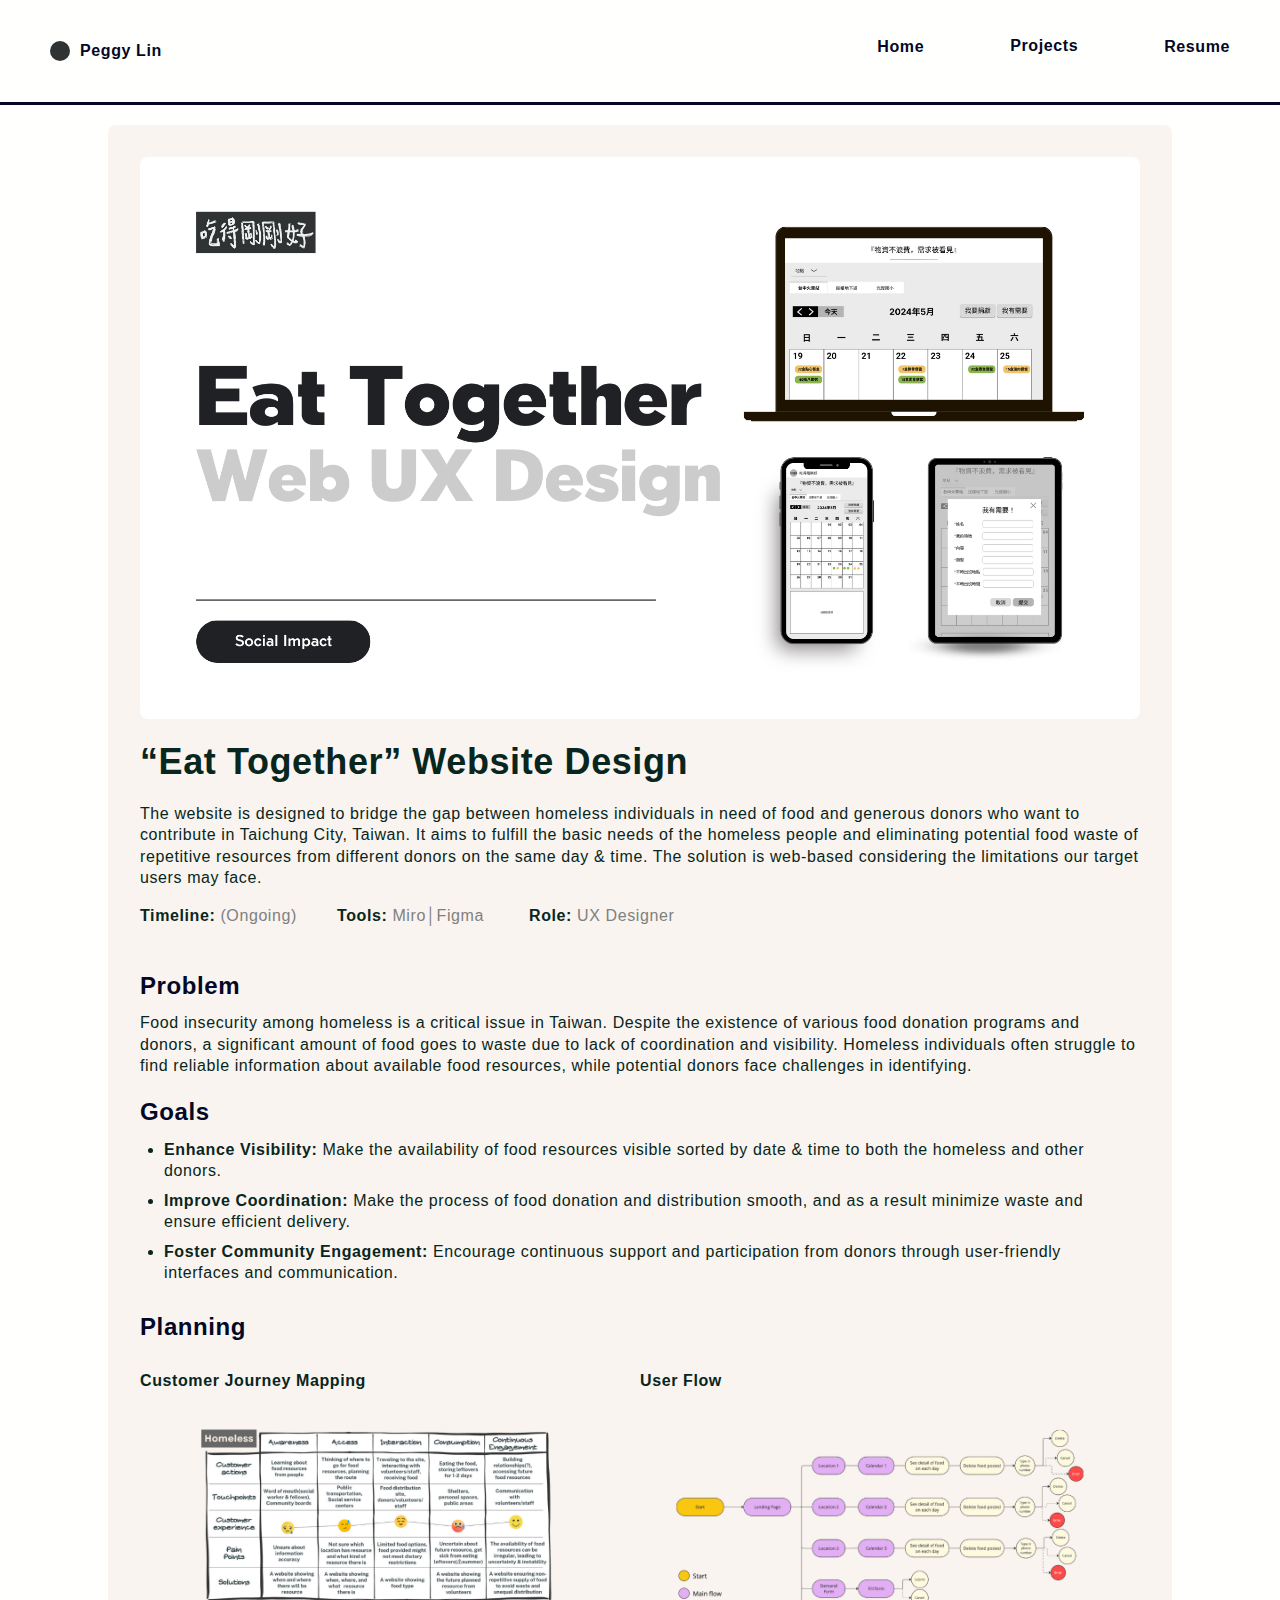
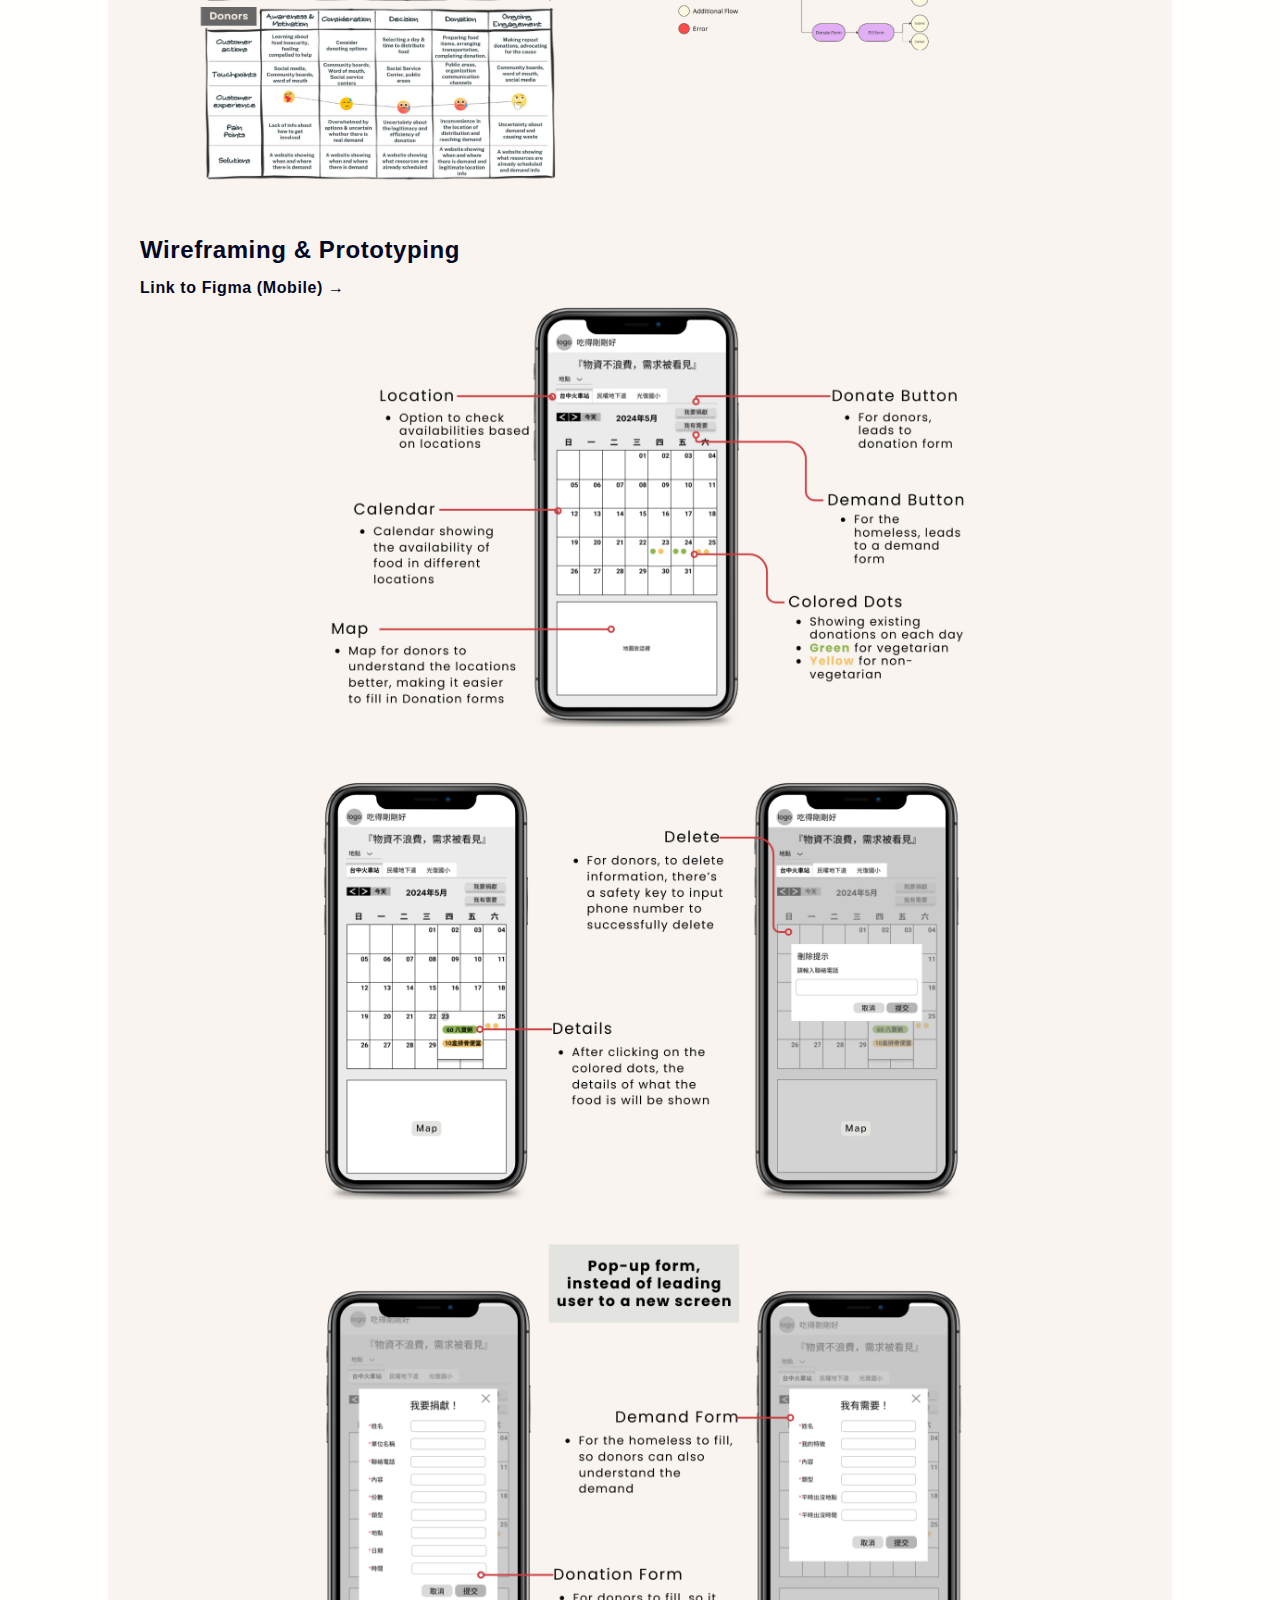
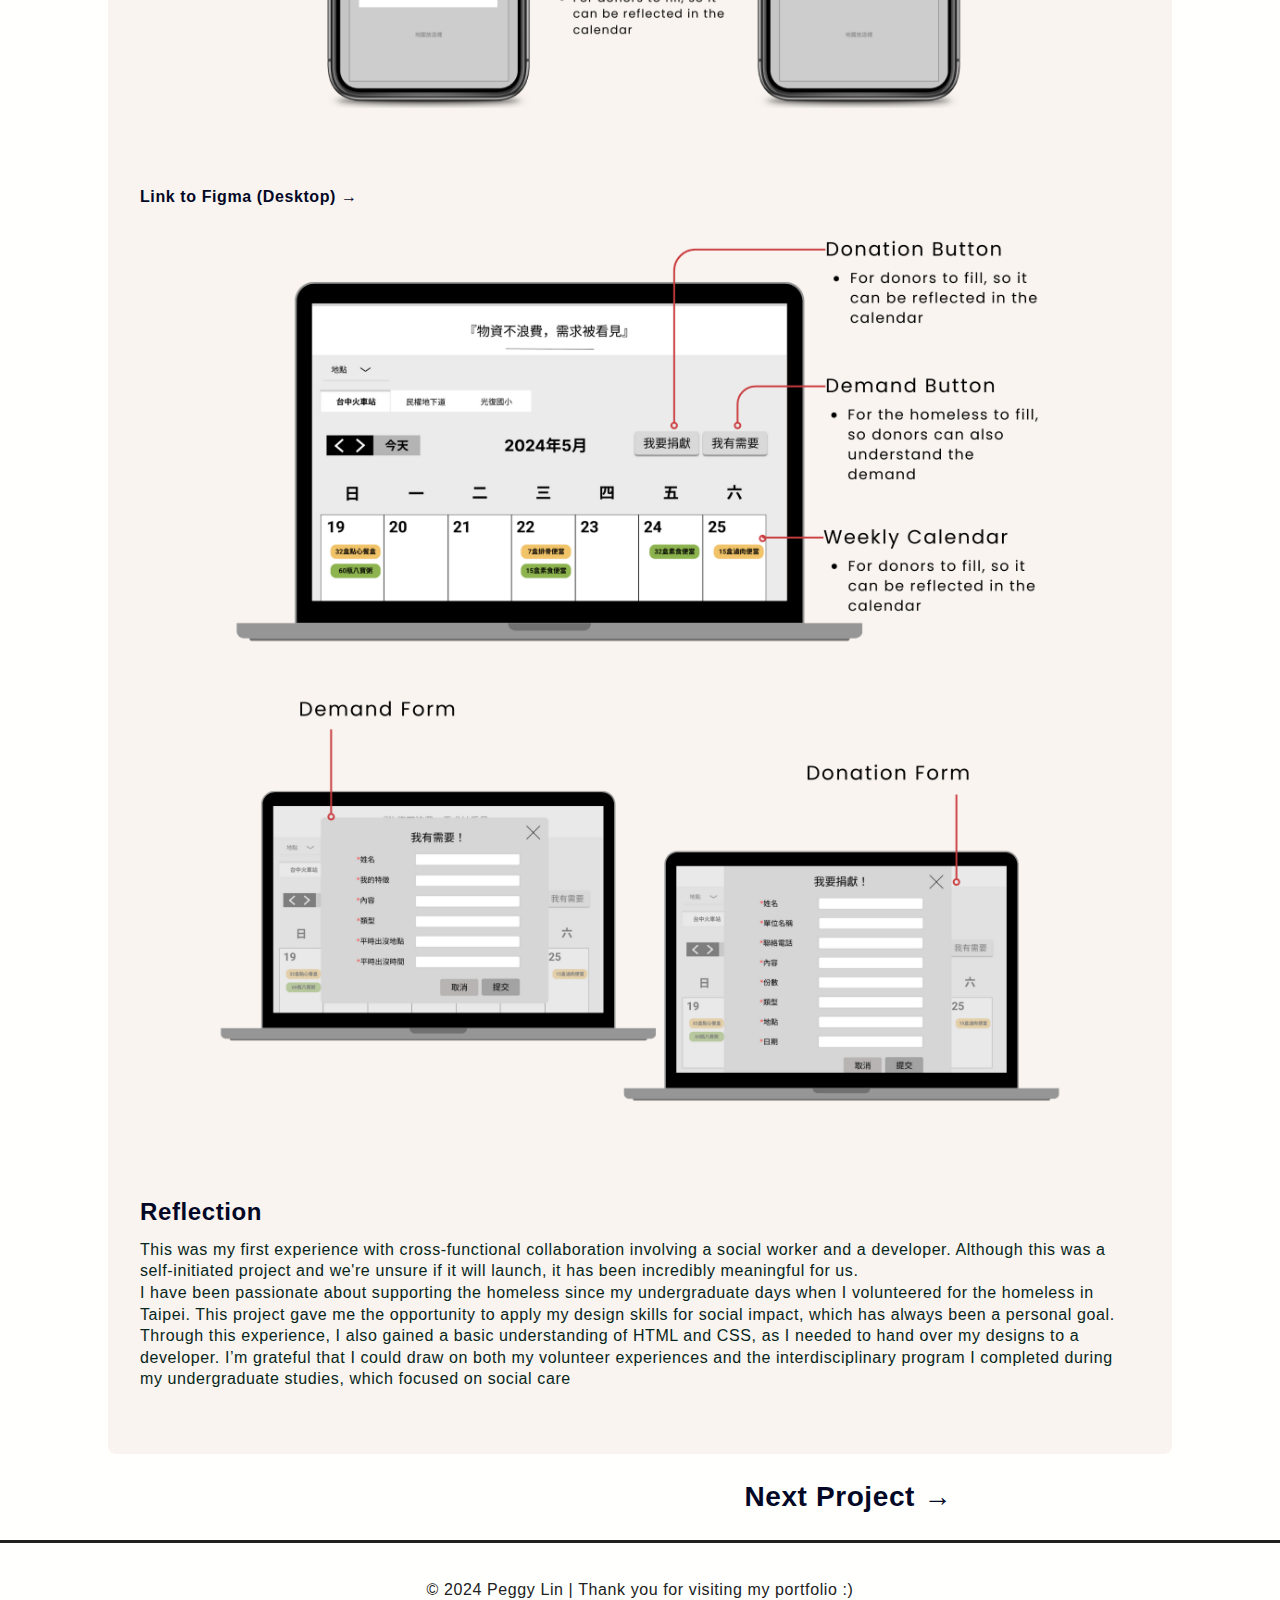
<file: webdesign.html>
<html lang="en">
<head>
    <meta charset="UTF-8">
    <meta name="viewport" content="width=device-width, initial-scale=1.0">
  <title>Eat Together Website Design</title>
    <link rel="stylesheet" href="webdesign.css">
    <link rel="stylesheet" href="mediaquieres.css">
</head>
<body>
    <!-- Navigation Bar -->
    <header>
        <nav>
            <div class="logo">
                <div class="moon"></div>
                <span style="font-weight: bold;">Peggy Lin</span>
            </div>
            <ul class="nav-links">
                <li><a href="index.html">Home</a></li>
                <div class="dropdown">
                    <button class="dropbtn">Projects</button>
                    <div class="dropdown-content">
                      <a href="rebottle.html">ReBottle App UX/UI</a>
                      <a href="aliexpress.html">AliExpress Redesign</a>
                      <a href="renfe.html">Renfe Website UX Research</a>
                    </div>
                </div>
                <li><a href="Hsin Pei (Peggy) Lin.pdf" target="_blank">Resume</a></li>
            </ul>
        </nav>
        <nav id="hamburger-nav">
            <div class="logo">
              <div class="moon"></div>
              <span style="font-weight: bold;">Peggy Lin</span>
            </div>
            <div class="hamburger-menu">
              <div class="hamburger-icon" onclick="toggleMenu()">
                <span></span>
                <span></span>
                <span></span>
              </div>
              <div class="menu-links">
                <li><a href="index.html" onclick="toggleMenu()">Home</a></li>
                <li><a href="#projects" onclick="toggleMenu()">Projects</a></li>
                <li><a href="Hsin Pei (Peggy) Lin.pdf" target="_blank" onclick="toggleMenu()">Resume</a></li>
              </div>
            </div>
        </nav>
    </header>
  
        <!-- Content Wrapper -->
    <div class="content-wrapper">
        <!-- Image Container -->
        <section class="image-header">
            <img src="eat.png" alt="Eat Together Website Image">
        </section>
        <!-- Summary Section -->
        <section id="summary" class="summary">
            <h2>“Eat Together” Website Design</h2>
            <p>The website is designed to bridge the gap between homeless individuals in need of food and generous donors who want to contribute in Taichung City, Taiwan. It aims to fulfill the basic needs of the homeless people and eliminating potential food waste of repetitive resources from different donors on the same day & time. The solution is web-based considering the limitations our target users may face.</p>
          <p class="timeline">
           <strong>Timeline:</strong>
           <span class="lighter">(Ongoing)</span>
           <div class="separate">
            <strong>Tools:</strong> 
            <span class="lighter">Miro│Figma</span>
           </div>
           <div class="separate">
            <strong>Role:</strong> 
            <span class="lighter">UX Designer</span>
           </div>
          </p>

        </section>


        <!-- Problem Section -->
        <section id="problem" class="problem">
            <h3>Problem</h3>
            <p>Food insecurity among homeless is a critical issue in Taiwan. Despite the existence of various food donation programs and donors, a significant amount of food goes to waste due to lack of coordination and visibility. Homeless individuals often struggle to find reliable information about available food resources, while potential donors face challenges in identifying.</p>
            <h3>Goals</h3>
            <ul>
              <li><strong>Enhance Visibility:</strong> Make the availability of food resources visible sorted by date & time to both the homeless and other donors.</li>
              <li><strong>Improve Coordination:</strong> Make the process of food donation and distribution smooth, and as a result minimize waste and ensure efficient delivery.</li>
              <li><strong>Foster Community Engagement:</strong> Encourage continuous support and participation from donors through user-friendly interfaces and communication.</li>
     
            </ul>
        </section>

        <!-- Planning Section -->
        <section id="planning" class="planning">
            <h3>Planning</h3>
            <div class="image-grid">
                <div class="image1">
                    <p><strong>Customer Journey Mapping</strong></p>
                    <image src="1.png"></image>
                </div>
                <div class="image2">
                    <p><strong>User Flow</strong></p>
                    <image src="2.png"></image>
                </div>
            </div>

        </section>

        <!-- Wireframing & Prototyping Section -->
        <section id="wireframing" class="wireframing">
            <h3>Wireframing & Prototyping</h3>
              <div class="text-content">
                <a href="https://www.figma.com/proto/HOBOMHlV3fZF3bCrwQy6Q8/%E5%90%83%E5%BE%97%E5%89%9B%E5%89%9B%E5%A5%BD-Mobile?page-id=0%3A1&node-id=180-1258&viewport=-2996%2C438%2C0.31&t=OkWWb3gnxhC6OAXh-1&scaling=min-zoom&content-scaling=fixed&starting-point-node-id=180%3A1258">Link to Figma (Mobile) →</a>
              </div>
              <div class="image-container">
                  <img src="proto1.png" alt="Prototype-mobile">
              </div>
              <div class="text-content">
                <a href="https://www.figma.com/proto/aTAG2Aqln5iyatBRMlHDq9/%E5%90%83%E5%BE%97%E5%89%9B%E5%89%9B%E5%A5%BD-Desktop?page-id=0%3A1&node-id=290-1207&viewport=-295%2C73%2C0.11&t=S2skEAUAo8JohB1j-1&scaling=scale-down&content-scaling=fixed&starting-point-node-id=290%3A1207">Link to Figma (Desktop) →</a>
              </div>
              <div class="image-container">
                  <img src="proto2.png" alt="Prototype-desktop">
              </div>
    
        </section>

        <!-- Reflection Section -->
        <section id="reflection" class="reflection">
            <h3>Reflection</h3>
            <p>This was my first experience with cross-functional collaboration involving a social worker and a developer. Although this was a self-initiated project and we're unsure if it will launch, it has been incredibly meaningful for us.<br>I have been passionate about supporting the homeless since my undergraduate days when I volunteered for the homeless in Taipei. This project gave me the opportunity to apply my design skills for social impact, which has always been a personal goal. Through this experience, I also gained a basic understanding of HTML and CSS, as I needed to hand over my designs to a developer. I’m grateful that I could draw on both my volunteer experiences and the interdisciplinary program I completed during my undergraduate studies, which focused on social care</p>
        </section>
    </div>

    <!-- Link to Next Project -->
    <div class="next-project">
        <a href="rebottle.html">Next Project →</a>
    </div>

    <footer>
        <p>&copy; 2024 Peggy Lin | Thank you for visiting my portfolio :)</p>
    </footer>

    <script src="script.js"></script>
</body>
</html>
</file>
<file: aliexpress.css>
body {
    font-family: 'Tahoma', sans-serif;
    background-color: #fffffe;
    color: #020826;
    margin: 0;
    padding: 0;
    letter-spacing: 0.6px;
    line-height: 135%;
}

header nav {
    border-bottom: solid;
    border-color: #020826;
    display: flex;
    justify-content: space-between; /* Ensures space between the logo and nav-links */
    align-items: center;
    padding: 20px;
    background-color: #fffffe;
    color: #020826;
}

/* HAMBURGER MENU */
#hamburger-nav {
    display: none;
}

.hamburger-menu {
    position: relative;
    display: inline-block;
}

.hamburger-icon {
    display: flex;
    flex-direction: column;
    justify-content: space-between;
    height: 24px;
    width: 30px;
    cursor: pointer;
}

.hamburger-icon span {
    width: 100%;
    height: 2px;
    background-color: #020826;
    transition: all 0.3 ease-in-out;
}

.menu-links {
    position: absolute;
    top: 100%;
    right: 0;
    letter-spacing: 0.6px;
    background-color: #fffffe;
    font-family: 'Tahoma', sans-serif;
    width: fit-content;
    max-height: 0;
    overflow: hidden;
    transition: all 0.3 ease-in-out;
}

.menu-links a {
    display: block;
    padding: 10px;
    text-align: left;
    font-size: 20px;
    font-weight: 600;
    color: #020826;
    text-decoration: none;
    transition: all 0.3 ease-in-out;
}

.menu-links a:hover {
    text-decoration: none;
    border-bottom: 3px solid;
    color: #F79917;
    text-underline-offset: 1rem;
}

.menu-links li {
    list-style: none;
}

.menu-links.open {
    max-height: 300px;
}

.hamburger-icon.open span:first-child {
    transform: rotate(45deg) translate(10px, 5px);
}

.hamburger-icon.open span:nth-child(2) {
    opacity: 0;
}

.hamburger-icon.open span:last-child {
    transform: rotate(-45deg) translate(10px,-5px);
}

.hamburger-icon span:first-child {
    transform: none;
}

.hamburger-icon span:first-child {
    opacity: 1;
}

.hamburger-icon span:first-child {
    transform: none;
}

.logo {
    display: flex;
    align-items: center;
    margin-left: 30px;
}

.moon {
    width: 20px;
    height: 20px;
    background-color: #E52F20;
    border-radius: 50%;
    clip-path: circle(100%);
    margin-right: 10px;
}

/* Dropdown Button */
.dropbtn {
    background-color: #fffffe;
    color: #020826;
    font-weight: 800;
    font-family: 'Tahoma', sans-serif;
    letter-spacing: 0.6px;
    font-size: 16px;
    border: none;
  }
  
  /* The container <div> - needed to position the dropdown content */
  .dropdown {
    position: relative;
    display: inline-block;
  }
  
  /* Dropdown Content (Hidden by Default) */
  .dropdown-content {
    display: none;
    position: absolute;
    background-color: #fffffe;
    min-width: 160px;
    box-shadow: 0px 8px 16px 0px rgba(0,0,0,0.2);
    z-index: 1;
  }
  
  /* Links inside the dropdown */
  .dropdown-content a {
    color: #082620;
    padding: 12px 16px;
    text-decoration: none;
    display: block;
  }
  
  /* Change color of dropdown links on hover */
  .dropdown-content a:hover {
    /* background-color: #ececec; */
    background-color: rgb(247, 153, 23, 8%);
    text-decoration: none;
}

  /* Show the dropdown menu on hover */
  .dropdown:hover .dropdown-content {
    display: block;}
  
  /* Change the background color of the dropdown button when the dropdown content is shown */
  .dropdown:hover .dropbtn {
    background-color: #fffffe;
    color: #F79917;
    text-decoration: none;
    border-bottom: 3px solid;
}

.nav-links {
    list-style: none;
    display: flex;
    gap: 80px;
    margin-right: 30px;
}

.nav-links a {
    text-decoration: none;
    color: #020826;
    font-weight: 600;
}

.nav-links a:hover {
    text-decoration: none;
    border-bottom: 3px solid;
    color: #F79917;
}

.content-wrapper {
    /* background-color: rgb(229, 48, 32, 10%); */
    background-color: #f9f4ef;
    padding: 2rem;
    margin: 20px auto;
    border-radius: 8px;
    max-width: 1000px;
}

section {
    margin-bottom: 2rem;
}

.summary h2 {
    font-size: 36px;
}

.lighter {
    color: #808080;
}

.image-header img, .image-container img {
    width: 100%;
    height: auto;
    border-radius: 8px;
/*     margin-left: 4rem; */
}

.problem h3, .ux-teardown h3, .wireframing h3, .final-prototype h3, .before-after h3, .reflection h3 {
    margin-bottom: 1rem;
    font-size: 26px;
    /* text-decoration: underline; */
    color: #020826;
}

.timeline {
    display: inline-block;
    border: none;
    margin-top: -10px;
    padding-right: 30px;
}

.separate {
    display: inline-block;
    padding-right: 30px;
}


ul {
    margin-left: 2rem;
}

ul li {
    margin-bottom: 0.5rem;
}

.image-container {
    margin-top: 1rem;
    margin-bottom: 2rem;
}

.next-project {
    text-align: right;
    font-weight: 600;
    font-size: 28px;
    margin-right: 20.5rem;
    margin-top: 2rem;
    margin-bottom: 2rem;
    padding: 0;
}

.next-project a {
  text-decoration: none;
  box-shadow: inset 5 5 0 0 rgb(24,49,182,75%);
  color: #020826;
  margin: 0 -.25rem;
  padding: 0 .25rem;
  transition: color .3s ease-in-out, box-shadow .3s ease-in-out;
}

.next-project a:hover {
  box-shadow: inset 100px 100px 0 0 #830065;
  color: white;
}

footer {
    position: relative;
    width: 100%;
    border-top: solid;
    background-color: #fffffe;
    color: #212121;
    text-align: center;
    padding: 20px 0;
}
</file>
<file: mediaquieres.css>
header nav {
    display: flex; /* Show the regular navigation */
}

#hamburger-nav {
    display: none; /* Hide the hamburger menu */
}


@media screen and (max-width: 1200px) {
    header nav {
        display: none;
    }
    #hamburger-nav {
        display: flex;
    }

}

/* For devices with a width of 768px or less (tablets and smaller) */
@media (max-width: 768px) {
    .project-grid {
        grid-template-columns: 1fr; /* Stack the columns on top of each other */
        margin: 20px; /* Reduce margins for smaller screens */
    }

    .project-left, 
    .project-right,
    .project-bottom {
        margin: 0; /* Remove custom margins for mobile */
    }

    .project-left h2 {
        font-size: 28px; /* Adjust the font size */
    }

    .project-left h5 {
        font-size: 14px; /* Adjust the font size */
    }

    .project-right p {
        font-size: 16px; /* Adjust the font size */
        margin-top: 20px; /* Adjust spacing */
    }

    .project-bottom {
        margin-top: 20px; /* Add some space between content sections */
        grid-column: 1 / -1; /* Ensure the image takes up full width */
        grid-row: 2; /* Position directly below the text */
    }

    .project-bottom img {
        width: 100%; /* Ensure image is fully responsive */
        margin: 0 auto; /* Center the image */
    }
}

/* For devices with a width of 480px or less (smartphones) */
@media (max-width: 480px) {
    .project-left h2 {
        font-size: 24px; /* Further adjust the font size */
    }

    .project-right p {
        font-size: 14px; /* Further adjust the font size */
    }

    .view-project {
        font-size: 16px; /* Adjust button font size */
    }
}
</file>
<file: renfe.css>
body {
    font-family: 'Tahoma', sans-serif;
    background-color: #fffffe;
    color: #020826;
    margin: 0;
    padding: 0;
    letter-spacing: 0.6px;
    line-height: 135%;
}

header nav {
    border-bottom: solid;
    border-color: #020826;
    display: flex;
    justify-content: space-between; /* Ensures space between the logo and nav-links */
    align-items: center;
    padding: 20px;
    background-color: #fffffe;
    color: #020826;
}

/* HAMBURGER MENU */
#hamburger-nav {
    display: none;
}

.hamburger-menu {
    position: relative;
    display: inline-block;
}

.hamburger-icon {
    display: flex;
    flex-direction: column;
    justify-content: space-between;
    height: 24px;
    width: 30px;
    cursor: pointer;
}

.hamburger-icon span {
    width: 100%;
    height: 2px;
    background-color: #020826;
    transition: all 0.3 ease-in-out;
}

.menu-links {
    position: absolute;
    top: 100%;
    right: 0;
    letter-spacing: 0.6px;
    background-color: #fffffe;
    font-family: 'Tahoma', sans-serif;
    width: fit-content;
    max-height: 0;
    overflow: hidden;
    transition: all 0.3 ease-in-out;
}

.menu-links a {
    display: block;
    padding: 10px;
    text-align: left;
    font-size: 20px;
    font-weight: 600;
    color: #020826;
    text-decoration: none;
    transition: all 0.3 ease-in-out;
}

.menu-links a:hover {
    text-decoration: none;
    border-bottom: 3px solid;
    color: #830065;
    text-underline-offset: 1rem;
}

.menu-links li {
    list-style: none;
}

.menu-links.open {
    max-height: 300px;
}

.hamburger-icon.open span:first-child {
    transform: rotate(45deg) translate(10px, 5px);
}

.hamburger-icon.open span:nth-child(2) {
    opacity: 0;
}

.hamburger-icon.open span:last-child {
    transform: rotate(-45deg) translate(10px,-5px);
}

.hamburger-icon span:first-child {
    transform: none;
}

.hamburger-icon span:first-child {
    opacity: 1;
}

.hamburger-icon span:first-child {
    transform: none;
}

.logo {
    display: flex;
    align-items: center;
    margin-left: 30px;
}

.moon {
    width: 20px;
    height: 20px;
    background-color: #830065;
    border-radius: 50%;
    clip-path: circle(100%);
    margin-right: 10px;
}

.dropbtn {
    background-color: #fffffe;
    color: #020826;
    font-weight: 800;
    font-family: 'Tahoma', sans-serif;
    letter-spacing: 0.6px;
    font-size: 16px;
    border: none;
  }
  
  /* The container <div> - needed to position the dropdown content */
  .dropdown {
    position: relative;
    display: inline-block;
  }
  
  /* Dropdown Content (Hidden by Default) */
  .dropdown-content {
    display: none;
    position: absolute;
    background-color: #fffffe;
    min-width: 160px;
    box-shadow: 0px 8px 16px 0px rgba(0,0,0,0.2);
    z-index: 1;
  }
  
  /* Links inside the dropdown */
  .dropdown-content a {
    color: #082620;
    padding: 12px 16px;
    text-decoration: none;
    display: block;
  }
  
  /* Change color of dropdown links on hover */
  .dropdown-content a:hover {
    /* background-color: #ececec; */
    background-color: rgb(131, 0, 101, 8%);
    text-decoration: none;
}
  
  /* Show the dropdown menu on hover */
  .dropdown:hover .dropdown-content {
    display: block;}
  
  /* Change the background color of the dropdown button when the dropdown content is shown */
  .dropdown:hover .dropbtn {
    background-color: #fffffe;
    color: #830065;
    text-decoration: none;
    border-bottom: 3px solid;
}

.nav-links {
    list-style: none;
    display: flex;
    gap: 80px;
    margin-right: 30px;
}

.nav-links a {
    text-decoration: none;
    color: #020826;
    font-weight: 600;
}

.nav-links a:hover {
    text-decoration: none;
    border-bottom: 3px solid;
    color: #830065;
}

.content-wrapper {
/*     background-color: #eaddcf; */
    background-color: #f9f4ef;
    padding: 2rem;
    margin: 20px auto;
    border-radius: 8px;
    max-width: 1000px;
}

.summary h2 {
    font-size: 36px;
}

.image-header img, .image-container img {
    width: 100%;
    height: auto;
    border-radius: 8px;
}

.header {
    text-align: left;
}

.header h1 {
    font-size: 28px;
    font-weight: bold;
}

/* .header p {
    font-style: italic;
} */

.content-grid {
    display: grid;
    grid-template-columns: 1fr 1fr 1fr;
    gap: 20px;
    /* margin-right: 40px;
    margin-left: 40px;
    margin-bottom: 40px;  */
    align-items: start;
}

.method h1 {
    font-size: 24px;
    font-weight: bold;
}

.method p {
    font-style: italic;
}

/* .method .underline {
    height: 4px;
    background: linear-gradient(to right, #ff5757, #8c52ff);
    width: 500px;
    margin: 0;
} */

.container {
    display: flex;
    align-items: center;
    justify-content: space-between;
    padding: 20px;
}

.text-container {
    max-width: 45%;
}

.text-container h2 {
    font-size: 2.5em;
    font-weight: normal;
    margin-bottom: 80px;
    margin-left: -1rem;
}

.text-container h5 {
    font-size: 1.1em;
    line-height: 1.2;
    margin-top: -60px;
    margin-left: -0.76rem;
}

.text-container p {
    font-size: 1.1em;
    line-height: 1.2;
    margin-top: -10px;
    margin-left: -0.76rem;
}

.image-container {
    max-width: 55%;
    margin-right: -1rem;
}

.image-container img {
    width: 100%;
    height: auto;
    border-radius: 10px;
}

.identification {
    display: flex;
    align-items: center;
    justify-content: space-between;
    padding: 16px;
    padding-top: 8px;
    padding-bottom: 8px;
    max-width: 1200px;
    margin: auto;
    position: relative;
    width: 100%;
    /* height: 558px; */
}

.text-section {
    max-width: 45%;
}

.issue-banner {
    background: linear-gradient(to right, #FF5757, #8C52FF);
    border-radius: 8px;
    margin-left: -0.76rem;
    width: 980px;
    height: 84px;
    padding: 8px;
    margin-bottom: 10px;
    color: #fff;
    font-weight: bold;
/*     width: calc(90% - 30px); */
    position: absolute;
    z-index: 10;
}

.checklist {
    margin-top: 128px;
}

.checklist3 {
    margin-top: 160px;
}

.check-item {
    display: flex;
    align-items: flex-start;
    margin-left: -0.76rem;
    margin-bottom: 15px;
}

.check-icon {
    font-size: 24px;
    margin-right: 10px;
    color: #3CB371;
}

.check-content h3 {
    margin: 0;
    font-size: 18px;
    font-weight: bold;
}

.check-content ul {
    list-style: none;
    padding: 0;
    margin: 5px 0 0 0;
}

.image-section {
    position: relative;
    z-index: 1;
    max-width: 55%;
}

.image-section img {
    width: 100%;
    height: auto;
    border-radius: 8px;
}

.issue-banner3 {
    background: linear-gradient(to right, #FF5757, #8C52FF);
    border-radius: 8px;
    margin-left: -0.76rem;
    width: 980px;
    height: auto;
    padding: 8px;
    margin-bottom: 10px;
    color: #fff;
    font-weight: bold;
    position: absolute;
    z-index: 10;
}

.highlight {
    color: #8C52FF;
    font-weight: 600;
}

.next-project {
    text-align: right;
    font-weight: 600;
    font-size: 28px;
    margin-right: 20.5rem;
    margin-top: 2rem;
    margin-bottom: 2rem;
    padding: 0;
}

.next-project a {
  text-decoration: none;
  box-shadow: inset 5 5 0 0 rgb(24,49,182,75%);
  color: #020826;
  margin: 0 -.25rem;
  padding: 0 .25rem;
  transition: color .3s ease-in-out, box-shadow .3s ease-in-out;
}

.next-project a:hover {
  box-shadow: inset 100px 100px 0 0 #2f3334;
  color: white;
}

footer {
    position: relative;
    width: 100%;
    border-top: solid;
    background-color: #fffffe;
    color: #212121;
    text-align: center;
    padding: 20px 0;
}
</file>
<file: webdesign.css>
body {
    font-family: 'Tahoma', sans-serif;
    background-color: #fffffe;
    color: #082620;
    margin: 0;
    padding: 0;
    letter-spacing: 0.6px;
    line-height: 135%;
}

header nav {
    border-bottom: solid;
    border-color: #020826;
    display: flex;
    justify-content: space-between; /* Ensures space between the logo and nav-links */
    align-items: center;
    padding: 20px;
    background-color: #fffffe;
    color: #020826;
}

/* HAMBURGER MENU */
#hamburger-nav {
    display: none;
}

.hamburger-menu {
    position: relative;
    display: inline-block;
}

.hamburger-icon {
    display: flex;
    flex-direction: column;
    justify-content: space-between;
    height: 24px;
    width: 30px;
    cursor: pointer;
}

.hamburger-icon span {
    width: 100%;
    height: 2px;
    background-color: #020826;
    transition: all 0.3 ease-in-out;
}

.menu-links {
    position: absolute;
    top: 100%;
    right: 0;
    letter-spacing: 0.6px;
    background-color: #fffffe;
    font-family: 'Tahoma', sans-serif;
    width: fit-content;
    max-height: 0;
    overflow: hidden;
    transition: all 0.3 ease-in-out;
}

.menu-links a {
    display: block;
    padding: 10px;
    text-align: left;
    font-size: 20px;
    font-weight: 600;
    color: #020826;
    text-decoration: none;
    transition: all 0.3 ease-in-out;
}

.menu-links a:hover {
    text-decoration: none;
    border-bottom: 3px solid;
    color: #2f3334;
    text-underline-offset: 1rem;
}

.menu-links li {
    list-style: none;
}

.menu-links.open {
    max-height: 300px;
}

.hamburger-icon.open span:first-child {
    transform: rotate(45deg) translate(10px, 5px);
}

.hamburger-icon.open span:nth-child(2) {
    opacity: 0;
}

.hamburger-icon.open span:last-child {
    transform: rotate(-45deg) translate(10px,-5px);
}

.hamburger-icon span:first-child {
    transform: none;
}

.hamburger-icon span:first-child {
    opacity: 1;
}

.hamburger-icon span:first-child {
    transform: none;
}

.logo {
    display: flex;
    align-items: center;
    margin-left: 30px;
}

.moon {
    width: 20px;
    height: 20px;
    background-color: #2f3334;
    /* background-color: #fca421; */
    border-radius: 50%;
    clip-path: circle(100%);
    margin-right: 10px;
}

.dropbtn {
    background-color: #fffffe;
    color: #020826;
    font-weight: 800;
    font-family: 'Tahoma', sans-serif;
    letter-spacing: 0.6px;
    font-size: 16px;
    border: none;
  }
  
  /* The container <div> - needed to position the dropdown content */
  .dropdown {
    position: relative;
    display: inline-block;
  }
  
  /* Dropdown Content (Hidden by Default) */
  .dropdown-content {
    display: none;
    position: absolute;
    background-color: #fffffe;
    min-width: 160px;
    box-shadow: 0px 8px 16px 0px rgba(0,0,0,0.2);
    z-index: 1;
  }
  
  /* Links inside the dropdown */
  .dropdown-content a {
    color: #082620;
    padding: 12px 16px;
    text-decoration: none;
    display: block;
  }
  
  /* Change color of dropdown links on hover */
  .dropdown-content a:hover {
    /* background-color: #ececec; */
    background-color: rgb(47, 51, 52, 8%);
    text-decoration: none;
}
  
  /* Show the dropdown menu on hover */
  .dropdown:hover .dropdown-content {
    display: block;}
  
  /* Change the background color of the dropdown button when the dropdown content is shown */
  .dropdown:hover .dropbtn {
    background-color: #fffffe;
    color: #2f3334;
    text-decoration: none;
    border-bottom: 3px solid;
}

.nav-links {
    list-style: none;
    display: flex;
    gap: 80px;
    margin-right: 30px;
}

.nav-links a {
    text-decoration: none;
    color: #020826;
    font-weight: 600;
}

.nav-links a:hover {
    text-decoration: none;
    border-bottom: 3px solid;
    color: #2f3334;
}

.content-wrapper {
/*     background-color: #eaddcf; */
    background-color: #f9f4ef;
    padding: 2rem;
    margin: 20px auto;
    border-radius: 8px;
    max-width: 1000px;
}

section {
    margin-bottom: 2rem;
}

.summary h2 {
    font-size: 36px;
}

.timeline {
    display: inline-block;
    border: none;
    margin-top: -10px;
    padding-right: 40px;
  }
  
  .separate {
      display: inline-block;
      padding-right: 40px;
  }

.lighter {
    color: #808080;
}

.image-header img, .image-container img {
    width: 100%;
    height: auto;
    border-radius: 8px;
/*     margin-left: 4rem; */
}

.problem h3, .planning h3, .wireframing h3, .final-prototype h3, .reflection h3 {
    margin-bottom: 1rem;
    font-size: 24px;
    /* text-decoration: underline; */
    color: #020826;
}

.image-grid {
    display: grid;
    grid-template-columns: 0.5fr 0.5fr;
}

.image1 img {
    width: 480px;
    height: auto;
}

.image2 img {
    width: 480px;
    height: auto;
}

ul {
    margin-left: -1rem;
}

ul li {
    margin-bottom: 0.5rem;
}

.image-container {
    /* margin-top: -1.2rem; */
    margin-bottom: 2rem;
}

.text-content {
    list-style: none;
    display: flex;
    gap: 80px;
    margin-right: 30px;
}

.text-content a {
    text-decoration: none;
    color: #020826;
    font-weight: 600;
}

.text-content a:hover {
    text-decoration: none;
    border-bottom: 3px solid;
    color: #2f3334;
}

.next-project {
    text-align: right;
    font-weight: 600;
    font-size: 28px;
    margin-right: 20.5rem;
    margin-top: 2rem;
    margin-bottom: 2rem;
    padding: 0;
}

.next-project a {
  text-decoration: none;
  box-shadow: inset 5 5 0 0 rgb(24,49,182,75%);
  color: #020826;
  margin: 0 -.25rem;
  padding: 0 .25rem;
  transition: color .3s ease-in-out, box-shadow .3s ease-in-out;
}

.next-project a:hover {
  box-shadow: inset 100px 100px 0 0 rgb(24,49,182,85%);
  color: white;
}

footer {
    position: relative;
    width: 100%;
    border-top: solid;
    background-color: #fffffe;
    color: #212121;
    text-align: center;
    padding: 20px 0;
}
</file>
